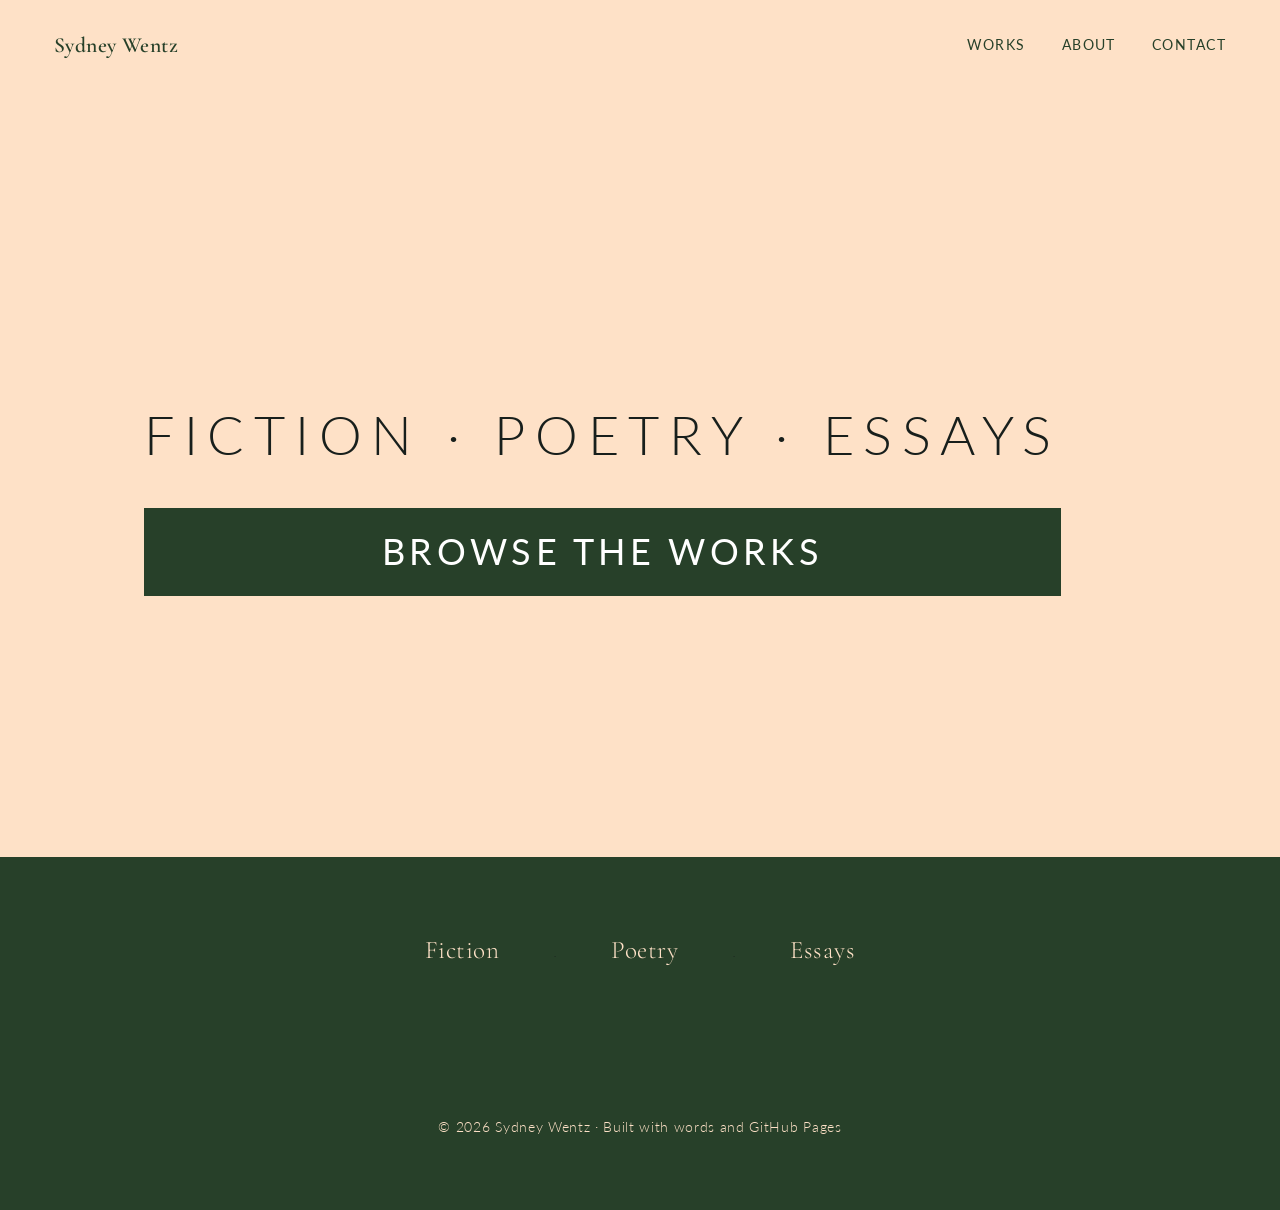
<file: index.html>
<!DOCTYPE html>
<html lang="en">
<head>
  <meta charset="UTF-8" />
  <meta name="viewport" content="width=device-width, initial-scale=1.0" />
  <title>Sydney Wentz — Writer</title>
  <link rel="preconnect" href="https://fonts.googleapis.com" />
  <link href="https://fonts.googleapis.com/css2?family=Cormorant+Garamond:ital,wght@0,300;0,400;0,600;1,300;1,400&family=Lato:wght@300;400&display=swap" rel="stylesheet" />
  <link rel="stylesheet" href="css/style.css" />
</head>
<body>

  <nav class="nav">
    <a href="index.html" class="nav-name">Sydney Wentz</a>
    <div class="nav-links">
      <a href="works.html">Works</a>
      <a href="about.html">About</a>
      <a href="mailto:wentzs12@outlook.com">Contact</a>
    </div>
  </nav>

  <header class="hero">
    <div class="hero-inner">
      <p class="hero-eyebrow">Fiction · Poetry · Essays</p>
      <a href="works.html" class="btn_home">Browse the Works</a>
    </div>
  </header>

  <section class="genres-strip">
    <a href="works.html?genre=fiction" class="genre-item">
      <span class="genre-name">Fiction</span>
    </a>
    <div class="genre-divider" aria-hidden="true">.</div>
    <a href="works.html?genre=poetry" class="genre-item">
      <span class="genre-name">Poetry</span>
    </a>
    <div class="genre-divider" aria-hidden="true">.</div>
    <a href="works.html?genre=essays" class="genre-item">
      <span class="genre-name">Essays</span>
    </a>
  </section>

  <footer class="genres-strip">
    <p class="footer-copy">© 2026 Sydney Wentz · Built with words and GitHub Pages</p>
  </footer>

</body>
</html>
</file>
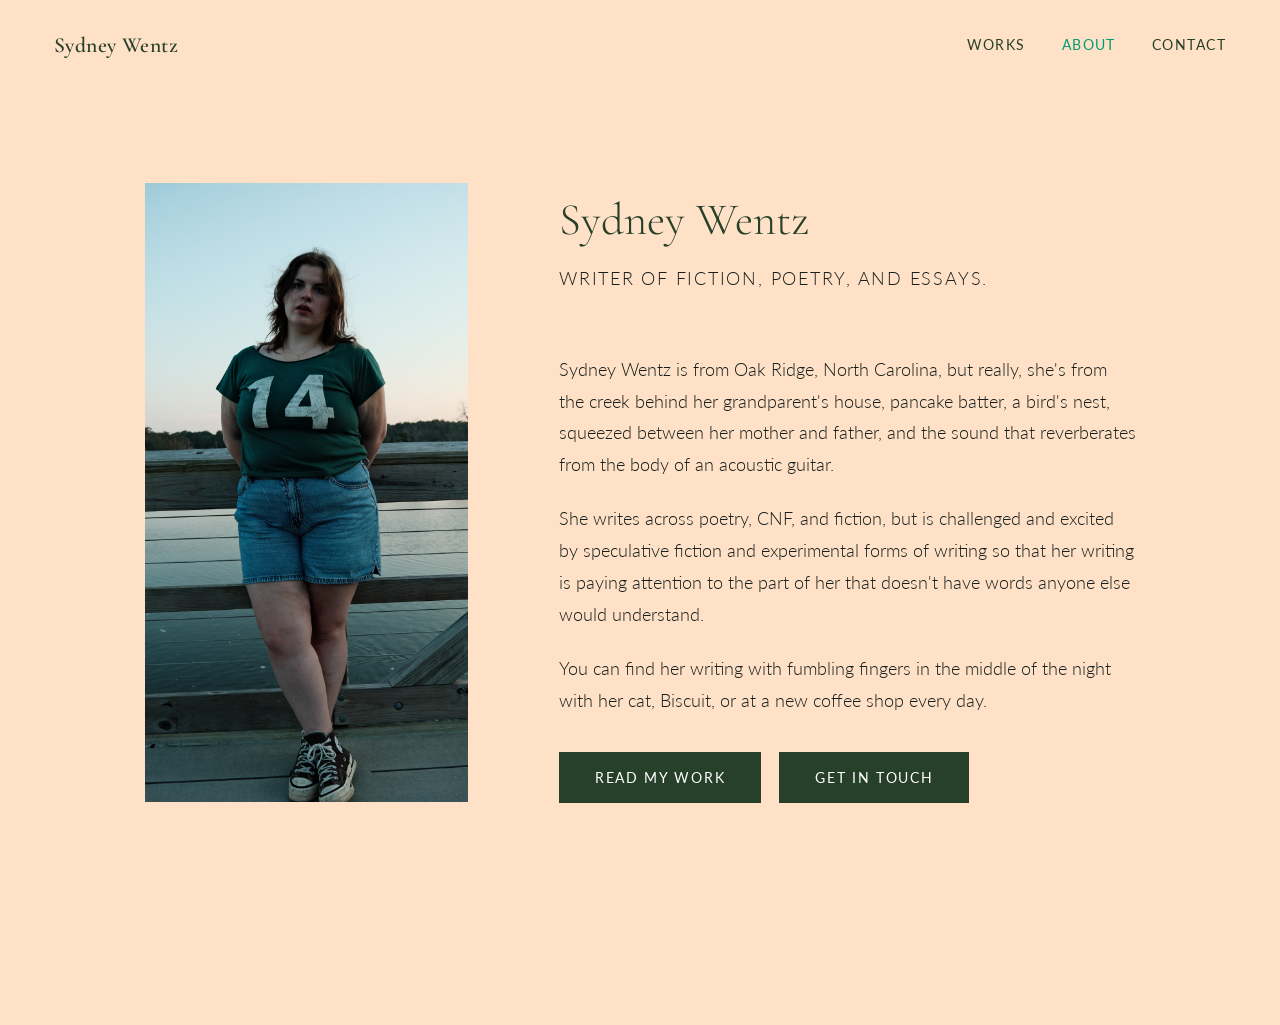
<file: about.html>
<!DOCTYPE html>
<html lang="en">
<head>
  <meta charset="UTF-8" />
  <meta name="viewport" content="width=device-width, initial-scale=1.0" />
  <title>About — Sydney Wentz</title>
  <link rel="preconnect" href="https://fonts.googleapis.com" />
  <link href="https://fonts.googleapis.com/css2?family=Cormorant+Garamond:ital,wght@0,300;0,400;0,600;1,300;1,400&family=Lato:wght@300;400&display=swap" rel="stylesheet" />
  <link rel="stylesheet" href="css/style.css" />
</head>
<body>

  <nav class="nav">
    <a href="index.html" class="nav-name">Sydney Wentz</a>
    <div class="nav-links">
      <a href="works.html">Works</a>
      <a href="about.html" class="active">About</a>
      <a href="mailto:wentzs12@outlook.com">Contact</a>
    </div>
  </nav>

  <main class="about-page">
    <div class="about-portrait">
  <div class="portrait-placeholder" aria-label="Portrait of Sydney Wentz">
    <img src="about_image.JPEG" alt="Portrait of Sydney Wentz" />
  </div>
</div>

    <div class="about-text">
      <h1 class="about-name">Sydney Wentz</h1>
      <p class="about-tagline">Writer of fiction, poetry, and essays.</p>

      <p>Sydney Wentz is from Oak Ridge, North Carolina, but really, she's from the creek behind her grandparent's house, pancake batter, a bird's nest, squeezed between her mother and father, and the sound that reverberates from the body of an acoustic guitar.</p>

      <p>She writes across poetry, CNF, and fiction, but is challenged and excited by speculative fiction and experimental forms of writing so that her writing is paying attention to the part of her that doesn't have words anyone else would understand.</p>

      <p>You can find her writing with fumbling fingers in the middle of the night with her cat, Biscuit, or at a new coffee shop every day.</p>

      <div class="about-links">
        <a href="works.html" class="btn">Read My Work</a>
        <a href="mailto:wentzs12@outlook.com" class="btn">Get in Touch</a>
      </div>
    </div>
  </main>

  <footer class="footer">
    <p class="footer-copy">© 2026 Sydney Wentz · Built with words and GitHub Pages</p>
  </footer>

</body>
</html>
</file>
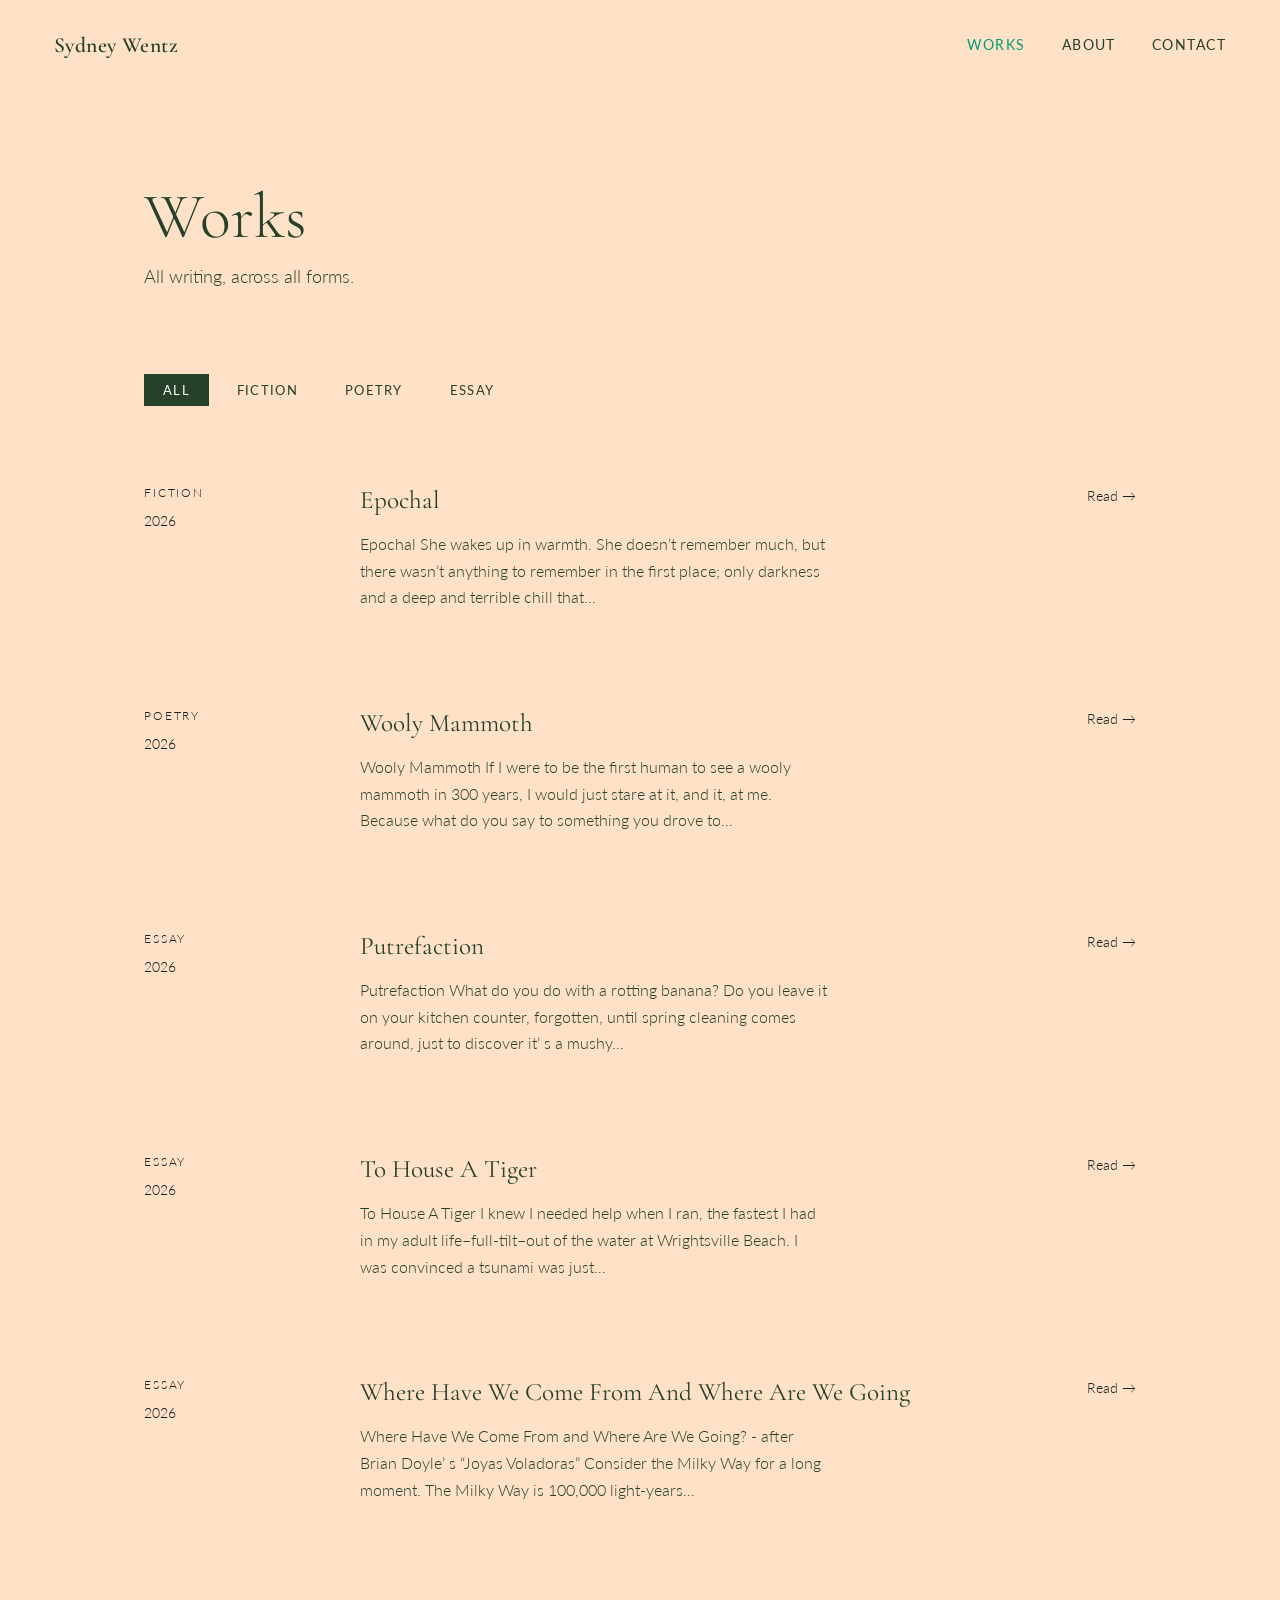
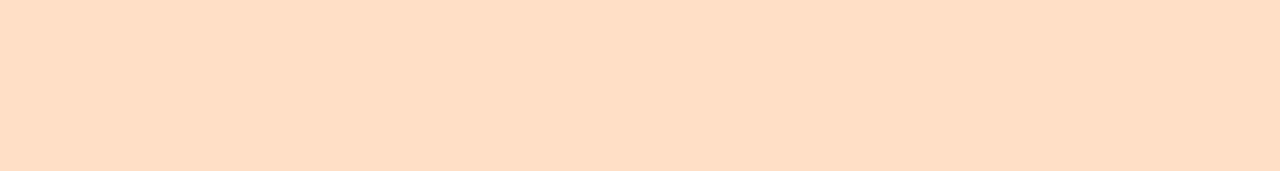
<file: works.html>
<!DOCTYPE html>
<html lang="en">
<head>
  <meta charset="UTF-8" />
  <meta name="viewport" content="width=device-width, initial-scale=1.0" />
  <title>Works — Sydney Wentz</title>
  <link rel="preconnect" href="https://fonts.googleapis.com" />
  <link href="https://fonts.googleapis.com/css2?family=Cormorant+Garamond:ital,wght@0,300;0,400;0,600;1,300;1,400&family=Lato:wght@300;400&display=swap" rel="stylesheet" />
  <link rel="stylesheet" href="css/style.css" />
</head>
<body>

  <nav class="nav">
    <a href="index.html" class="nav-name">Sydney Wentz</a>
    <div class="nav-links">
      <a href="works.html" class="active">Works</a>
      <a href="about.html">About</a>
      <a href="mailto:wentzs12@outlook.com">Contact</a>
    </div>
  </nav>

  <div class="page-header">
    <h1 class="page-title">Works</h1>
    <p class="page-sub">All writing, across all forms.</p>
  </div>

  <div class="filter-bar">
    <button class="filter-btn active" data-genre="all">All</button>
    <button class="filter-btn" data-genre="fiction">Fiction</button>
    <button class="filter-btn" data-genre="poetry">Poetry</button>
    <button class="filter-btn" data-genre="essay">Essay</button>
  </div>

  <main class="works-list">

    <article class="work-row" data-genre="fiction">
      <div class="work-meta">
        <span class="work-genre">Fiction</span>
        <span class="work-date">2026</span>
      </div>
      <div class="work-body">
        <h2 class="work-title"><a href="works/fiction/epochal-fin.html">Epochal</a></h2>
        <p class="work-desc">Epochal She wakes up in warmth. She doesn’t remember much, but there wasn’t anything to remember in the first place; only darkness and a deep and terrible chill that…</p>
      </div>
      <a href="works/fiction/epochal-fin.html" class="work-read">Read →</a>
    </article>

    <article class="work-row" data-genre="poetry">
      <div class="work-meta">
        <span class="work-genre">Poetry</span>
        <span class="work-date">2026</span>
      </div>
      <div class="work-body">
        <h2 class="work-title"><a href="works/poetry/wooly-mammoth.html">Wooly Mammoth</a></h2>
        <p class="work-desc">Wooly Mammoth If I were to be the first human to see a wooly mammoth in 300 years, I would just stare at it, and it, at me. Because what do you say to something you drove to…</p>
      </div>
      <a href="works/poetry/wooly-mammoth.html" class="work-read">Read →</a>
    </article>

    <article class="work-row" data-genre="essay">
      <div class="work-meta">
        <span class="work-genre">Essay</span>
        <span class="work-date">2026</span>
      </div>
      <div class="work-body">
        <h2 class="work-title"><a href="works/essays/putrefaction-fin.html">Putrefaction</a></h2>
        <p class="work-desc">Putrefaction What do you do with a rotting banana? Do you leave it on your kitchen counter, forgotten, until spring cleaning comes around, just to discover it’ s a mushy…</p>
      </div>
      <a href="works/essays/putrefaction-fin.html" class="work-read">Read →</a>
    </article>

    <article class="work-row" data-genre="essay">
      <div class="work-meta">
        <span class="work-genre">Essay</span>
        <span class="work-date">2026</span>
      </div>
      <div class="work-body">
        <h2 class="work-title"><a href="works/essays/to-house-a-tiger-fin.html">To House A Tiger</a></h2>
        <p class="work-desc">To House A Tiger I knew I needed help when I ran, the fastest I had in my adult life–full-tilt–out of the water at Wrightsville Beach. I was convinced a tsunami was just…</p>
      </div>
      <a href="works/essays/to-house-a-tiger-fin.html" class="work-read">Read →</a>
    </article>

    <article class="work-row" data-genre="essay">
      <div class="work-meta">
        <span class="work-genre">Essay</span>
        <span class="work-date">2026</span>
      </div>
      <div class="work-body">
        <h2 class="work-title"><a href="works/essays/where-have-we-come-from-and-where-are-we-going-fin.html">Where Have We Come From And Where Are We Going</a></h2>
        <p class="work-desc">Where Have We Come From and Where Are We Going? - after Brian Doyle’ s “Joyas Voladoras” Consider the Milky Way for a long moment. The Milky Way is 100,000 light-years…</p>
      </div>
      <a href="works/essays/where-have-we-come-from-and-where-are-we-going-fin.html" class="work-read">Read →</a>
    </article>
  </main>

  <footer class="footer">
    <p class="footer-copy">© 2026 Sydney Wentz · Built with words and GitHub Pages</p>
  </footer>

  <script src="js/filter.js"></script>
</body>
</html>
</file>
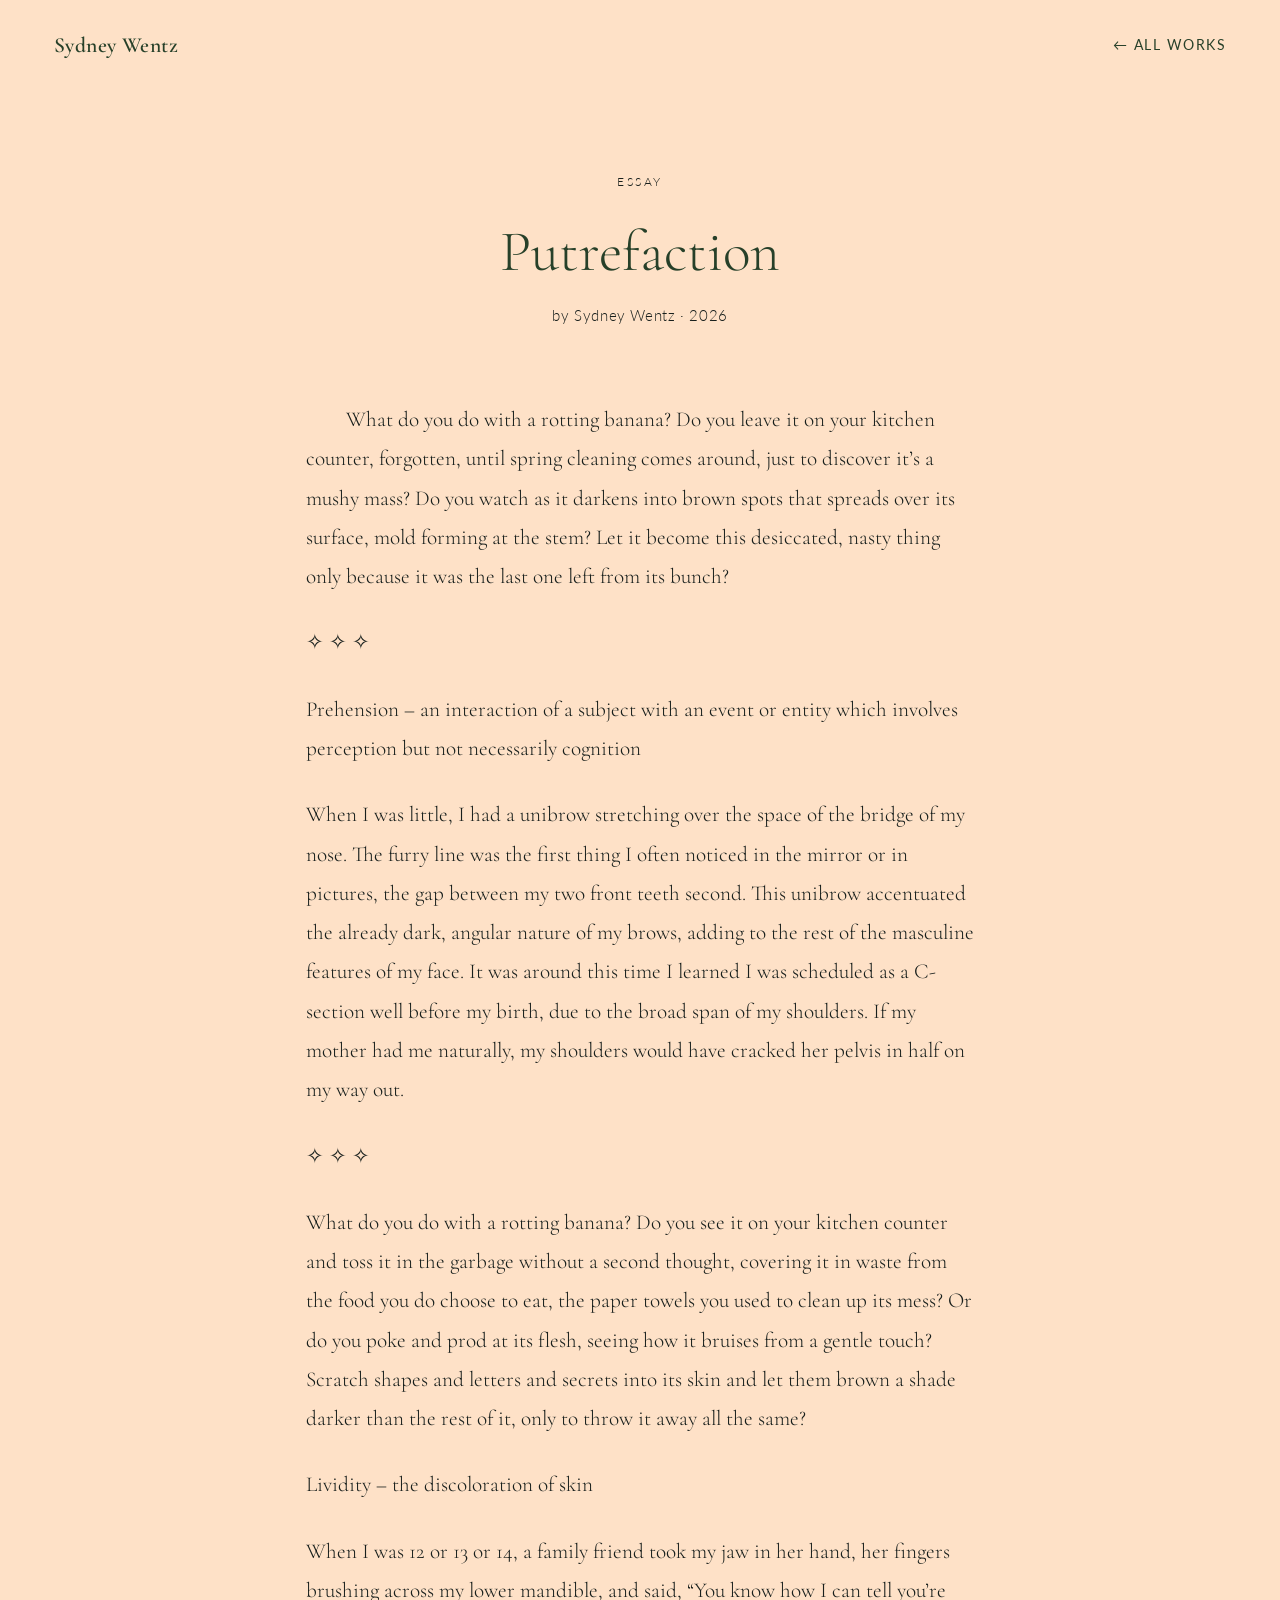
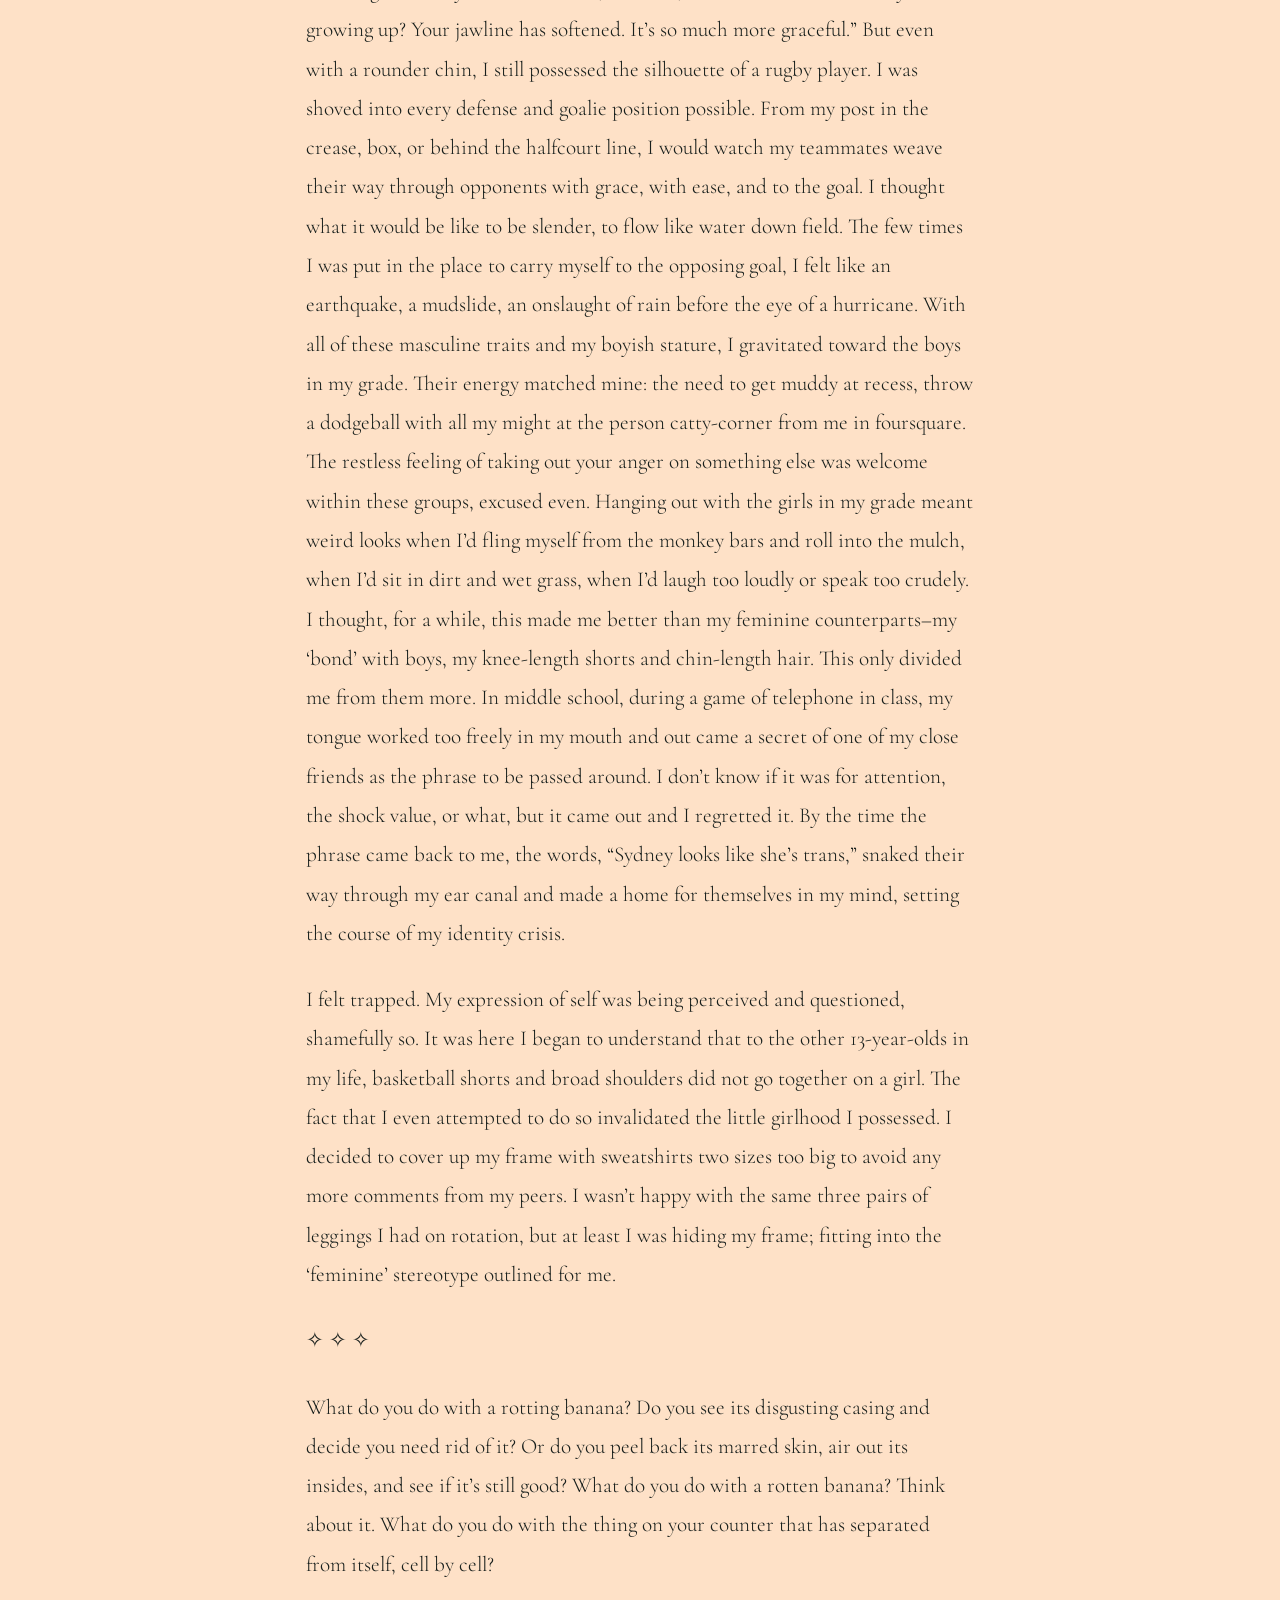
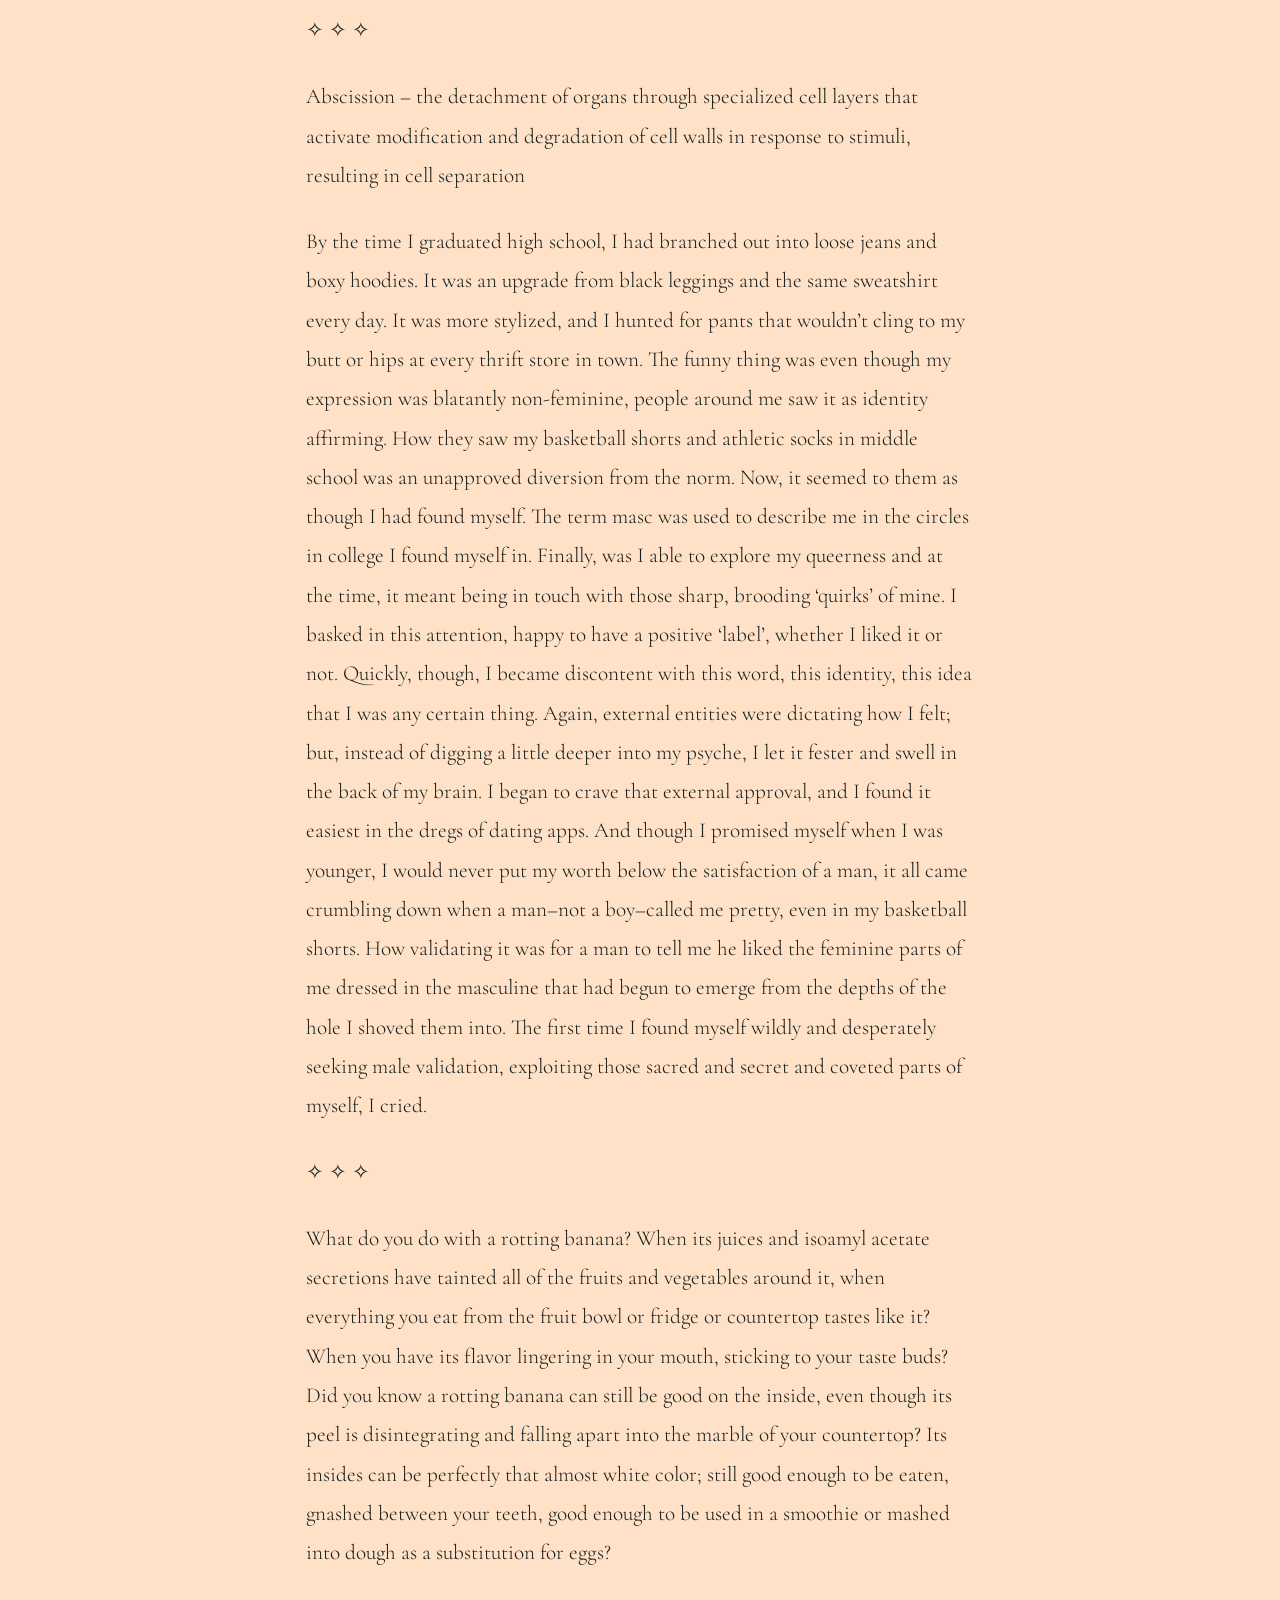
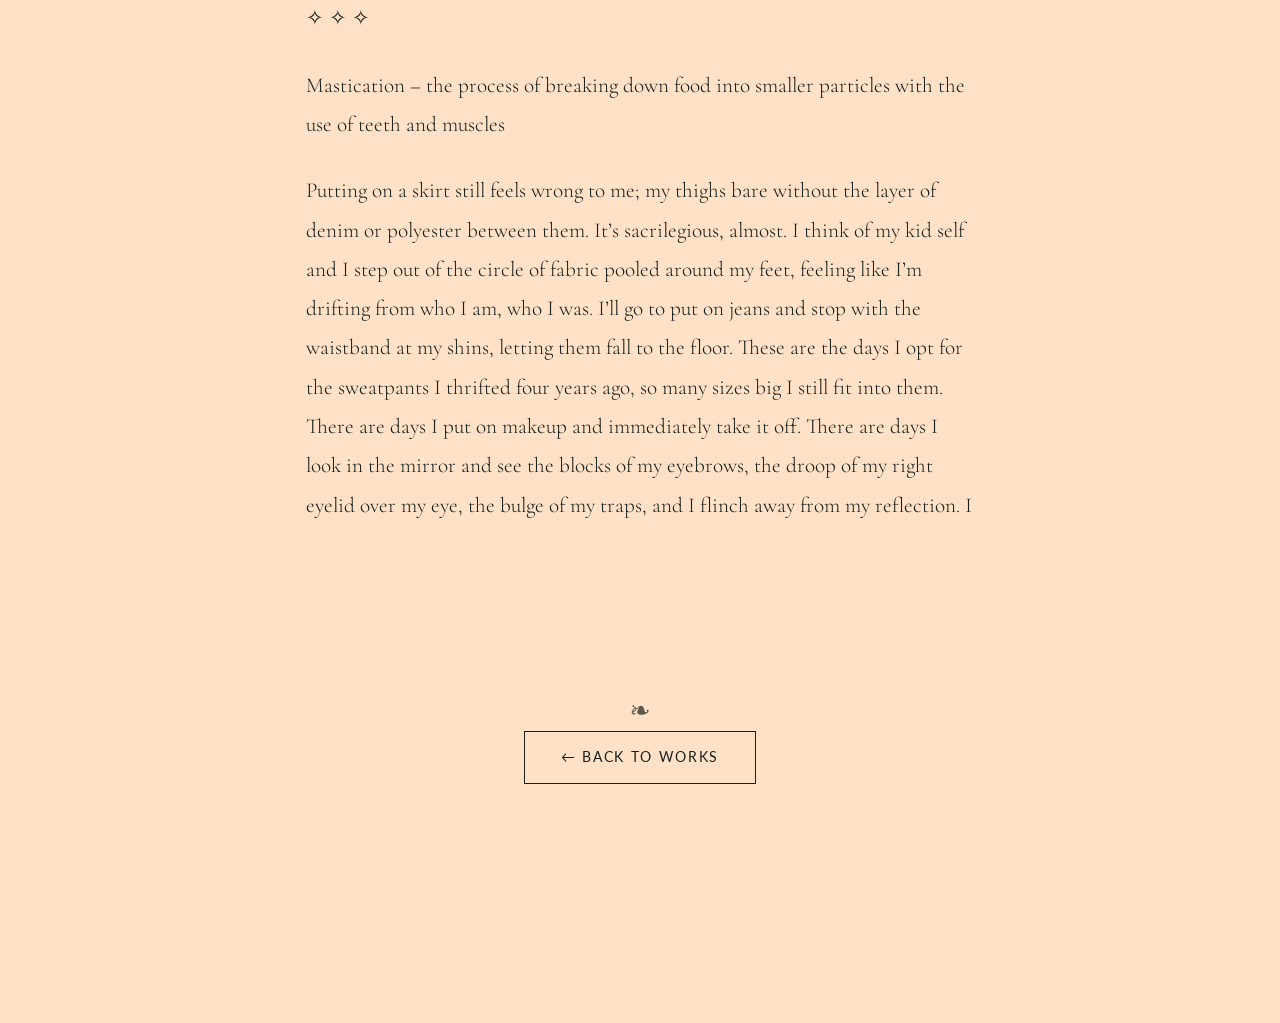
<file: works/essays/putrefaction-fin.html>
<!DOCTYPE html>
<html lang="en">
<head>
  <meta charset="UTF-8" />
  <meta name="viewport" content="width=device-width, initial-scale=1.0" />
  <title>Putrefaction Fin — Sydney Wentz</title>
  <link rel="preconnect" href="https://fonts.googleapis.com" />
  <link href="https://fonts.googleapis.com/css2?family=Cormorant+Garamond:ital,wght@0,300;0,400;0,600;1,300;1,400&family=Lato:wght@300;400&display=swap" rel="stylesheet" />
  <link rel="stylesheet" href="../../css/style.css" />
</head>
<body class="reading-page">

  <nav class="nav">
    <a href="../../index.html" class="nav-name">Sydney Wentz</a>
    <div class="nav-links">
      <a href="../../works.html">← All Works</a>
    </div>
  </nav>

  <article class="reading-article">
    <header class="reading-header">
      <span class="reading-genre">Essay</span>
      <h1 class="reading-title">Putrefaction</h1>
      <p class="reading-byline">by Sydney Wentz · 2026</p>
      <div class="reading-ornament" aria-hidden="true"></div>
    </header>

    <!-- Extracted text (showing inline; split obvious markers into paragraphs) -->
    <div class="reading-body reading-fallback" id="text-fallback">
      <p class ="indent">What do you do with a rotting banana? Do you leave it on your kitchen counter, forgotten, until spring cleaning comes around, just to discover it’s a mushy mass? Do you watch as it darkens into brown spots that spreads over its surface, mold forming at the stem? Let it become this desiccated, nasty thing only because it was the last one left from its bunch?</p>
      <p>✧ ✧ ✧ </p>
      <p>Prehension – an interaction of a subject with an event or entity which involves perception but not necessarily cognition</p>
      <p>When I was little, I had a unibrow stretching over the space of the bridge of my nose. The furry line was the first thing I often noticed in the mirror or in pictures, the gap between my two front teeth second. This unibrow accentuated the already dark, angular nature of my brows, adding to the rest of the masculine features of my face. It was around this time I learned I was scheduled as a C-section well before my birth, due to the broad span of my shoulders. If my mother had me naturally, my shoulders would have cracked her pelvis in half on my way out.</p>
      <p>✧ ✧ ✧</p>
      <p>What do you do with a rotting banana? Do you see it on your kitchen counter and toss it in the garbage without a second thought, covering it in waste from the food you do choose to eat, the paper towels you used to clean up its mess? Or do you poke and prod at its flesh, seeing how it bruises from a gentle touch? Scratch shapes and letters and secrets into its skin and let them brown a shade darker than the rest of it, only to throw it away all the same?</p>
      <p>Lividity – the discoloration of skin</p>
      <p>When I was 12 or 13 or 14, a family friend took my jaw in her hand, her fingers brushing across my lower mandible, and said, “You know how I can tell you’re growing up? Your jawline has softened. It’s so much more graceful.” But even with a rounder chin, I still possessed the silhouette of a rugby player. I was shoved into every defense and goalie position possible. From my post in the crease, box, or behind the halfcourt line, I would watch my teammates weave their way through opponents with grace, with ease, and to the goal. I thought what it would be like to be slender, to flow like water down field. The few times I was put in the place to carry myself to the opposing goal, I felt like an earthquake, a mudslide, an onslaught of rain before the eye of a hurricane. With all of these masculine traits and my boyish stature, I gravitated toward the boys in my grade. Their energy matched mine: the need to get muddy at recess, throw a dodgeball with all my might at the person catty-corner from me in foursquare. The restless feeling of taking out your anger on something else was welcome within these groups, excused even. Hanging out with the girls in my grade meant weird looks when I’d fling myself from the monkey bars and roll into the mulch, when I’d sit in dirt and wet grass, when I’d laugh too loudly or speak too crudely. I thought, for a while, this made me better than my feminine counterparts–my ‘bond’ with boys, my knee-length shorts and chin-length hair. This only divided me from them more. In middle school, during a game of telephone in class, my tongue worked too freely in my mouth and out came a secret of one of my close friends as the phrase to be passed around. I don’t know if it was for attention, the shock value, or what, but it came out and I regretted it. By the time the phrase came back to me, the words, “Sydney looks like she’s trans,” snaked their way through my ear canal and made a home for themselves in my mind, setting the course of my identity crisis.</p>
      <p>I felt trapped. My expression of self was being perceived and questioned, shamefully so. It was here I began to understand that to the other 13-year-olds in my life, basketball shorts and broad shoulders did not go together on a girl. The fact that I even attempted to do so invalidated the little girlhood I possessed. I decided to cover up my frame with sweatshirts two sizes too big to avoid any more comments from my peers. I wasn’t happy with the same three pairs of leggings I had on rotation, but at least I was hiding my frame; fitting into the ‘feminine’ stereotype outlined for me.</p>
      <p>✧ ✧ ✧</p>
      <p>What do you do with a rotting banana? Do you see its disgusting casing and decide you need rid of it? Or do you peel back its marred skin, air out its insides, and see if it’s still good? What do you do with a rotten banana? Think about it. What do you do with the thing on your counter that has separated from itself, cell by cell?</p>
      <p>✧ ✧ ✧ </p>
      <p>Abscission – the detachment of organs through specialized cell layers that activate modification and degradation of cell walls in response to stimuli, resulting in cell separation</p>
      <p>By the time I graduated high school, I had branched out into loose jeans and boxy hoodies. It was an upgrade from black leggings and the same sweatshirt every day. It was more stylized, and I hunted for pants that wouldn’t cling to my butt or hips at every thrift store in town. The funny thing was even though my expression was blatantly non-feminine, people around me saw it as identity affirming. How they saw my basketball shorts and athletic socks in middle school was an unapproved diversion from the norm. Now, it seemed to them as though I had found myself. The term masc was used to describe me in the circles in college I found myself in. Finally, was I able to explore my queerness and at the time, it meant being in touch with those sharp, brooding ‘quirks’ of mine. I basked in this attention, happy to have a positive ‘label’, whether I liked it or not. Quickly, though, I became discontent with this word, this identity, this idea that I was any certain thing. Again, external entities were dictating how I felt; but, instead of digging a little deeper into my psyche, I let it fester and swell in the back of my brain. I began to crave that external approval, and I found it easiest in the dregs of dating apps. And though I promised myself when I was younger, I would never put my worth below the satisfaction of a man, it all came crumbling down when a man–not a boy–called me pretty, even in my basketball shorts. How validating it was for a man to tell me he liked the feminine parts of me dressed in the masculine that had begun to emerge from the depths of the hole I shoved them into. The first time I found myself wildly and desperately seeking male validation, exploiting those sacred and secret and coveted parts of myself, I cried.</p>
      <p>✧ ✧ ✧</p>
      <p>What do you do with a rotting banana? When its juices and isoamyl acetate secretions have tainted all of the fruits and vegetables around it, when everything you eat from the fruit bowl or fridge or countertop tastes like it? When you have its flavor lingering in your mouth, sticking to your taste buds? Did you know a rotting banana can still be good on the inside, even though its peel is disintegrating and falling apart into the marble of your countertop? Its insides can be perfectly that almost white color; still good enough to be eaten, gnashed between your teeth, good enough to be used in a smoothie or mashed into dough as a substitution for eggs?</p>
      <p>✧ ✧ ✧</p>
      <p>Mastication – the process of breaking down food into smaller particles with the use of teeth and muscles</p>
      <p>Putting on a skirt still feels wrong to me; my thighs bare without the layer of denim or polyester between them. It’s sacrilegious, almost. I think of my kid self and I step out of the circle of fabric pooled around my feet, feeling like I’m drifting from who I am, who I was. I’ll go to put on jeans and stop with the waistband at my shins, letting them fall to the floor. These are the days I opt for the sweatpants I thrifted four years ago, so many sizes big I still fit into them. There are days I put on makeup and immediately take it off. There are days I look in the mirror and see the blocks of my eyebrows, the droop of my right eyelid over my eye, the bulge of my traps, and I flinch away from my reflection. I</p>
    </div>

    <footer class="reading-footer">
      <div class="reading-ornament" aria-hidden="true">❧</div>
      <a href="../../works.html" class="btn btn-ghost">← Back to Works</a>
    </footer>
  </article>

  <footer class="footer">
    <p class="footer-copy">© 2026 Sydney Wentz · Built with words and GitHub Pages</p>
  </footer>

  

</body>
</html>
</file>
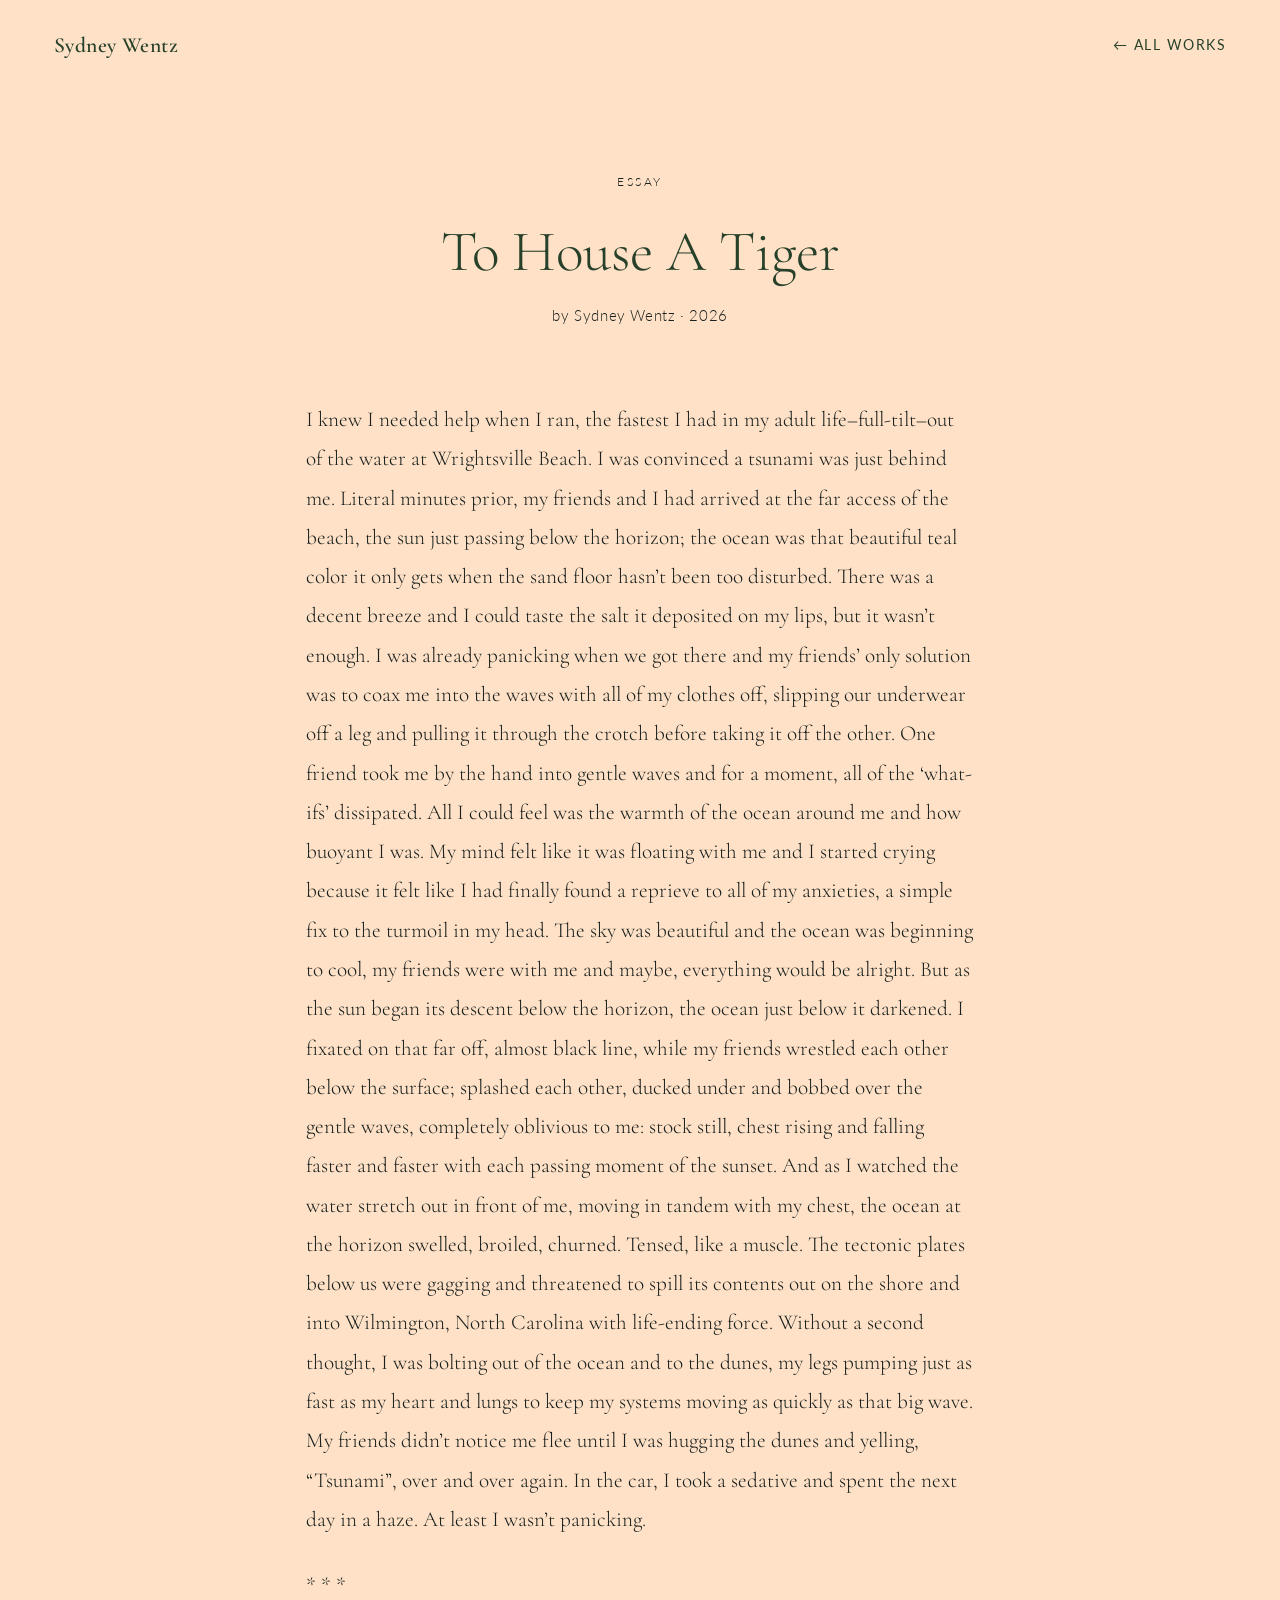
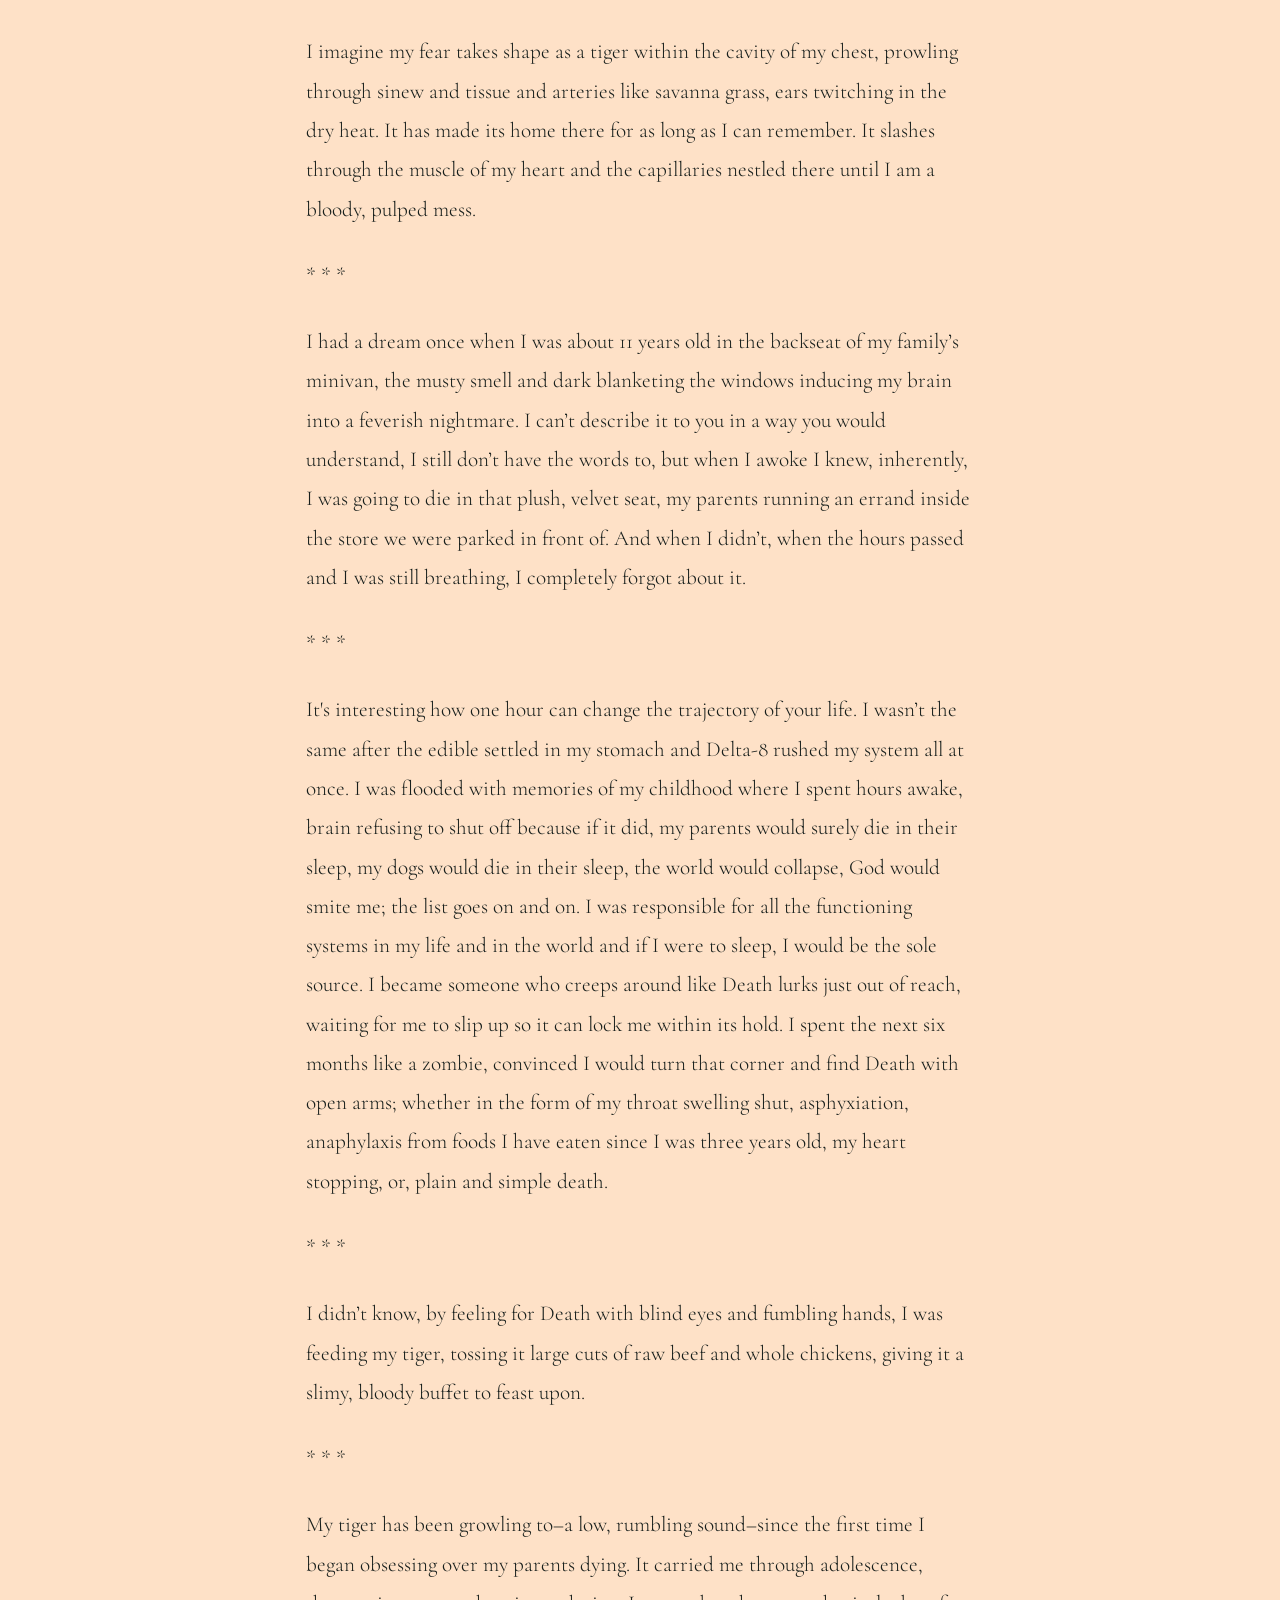
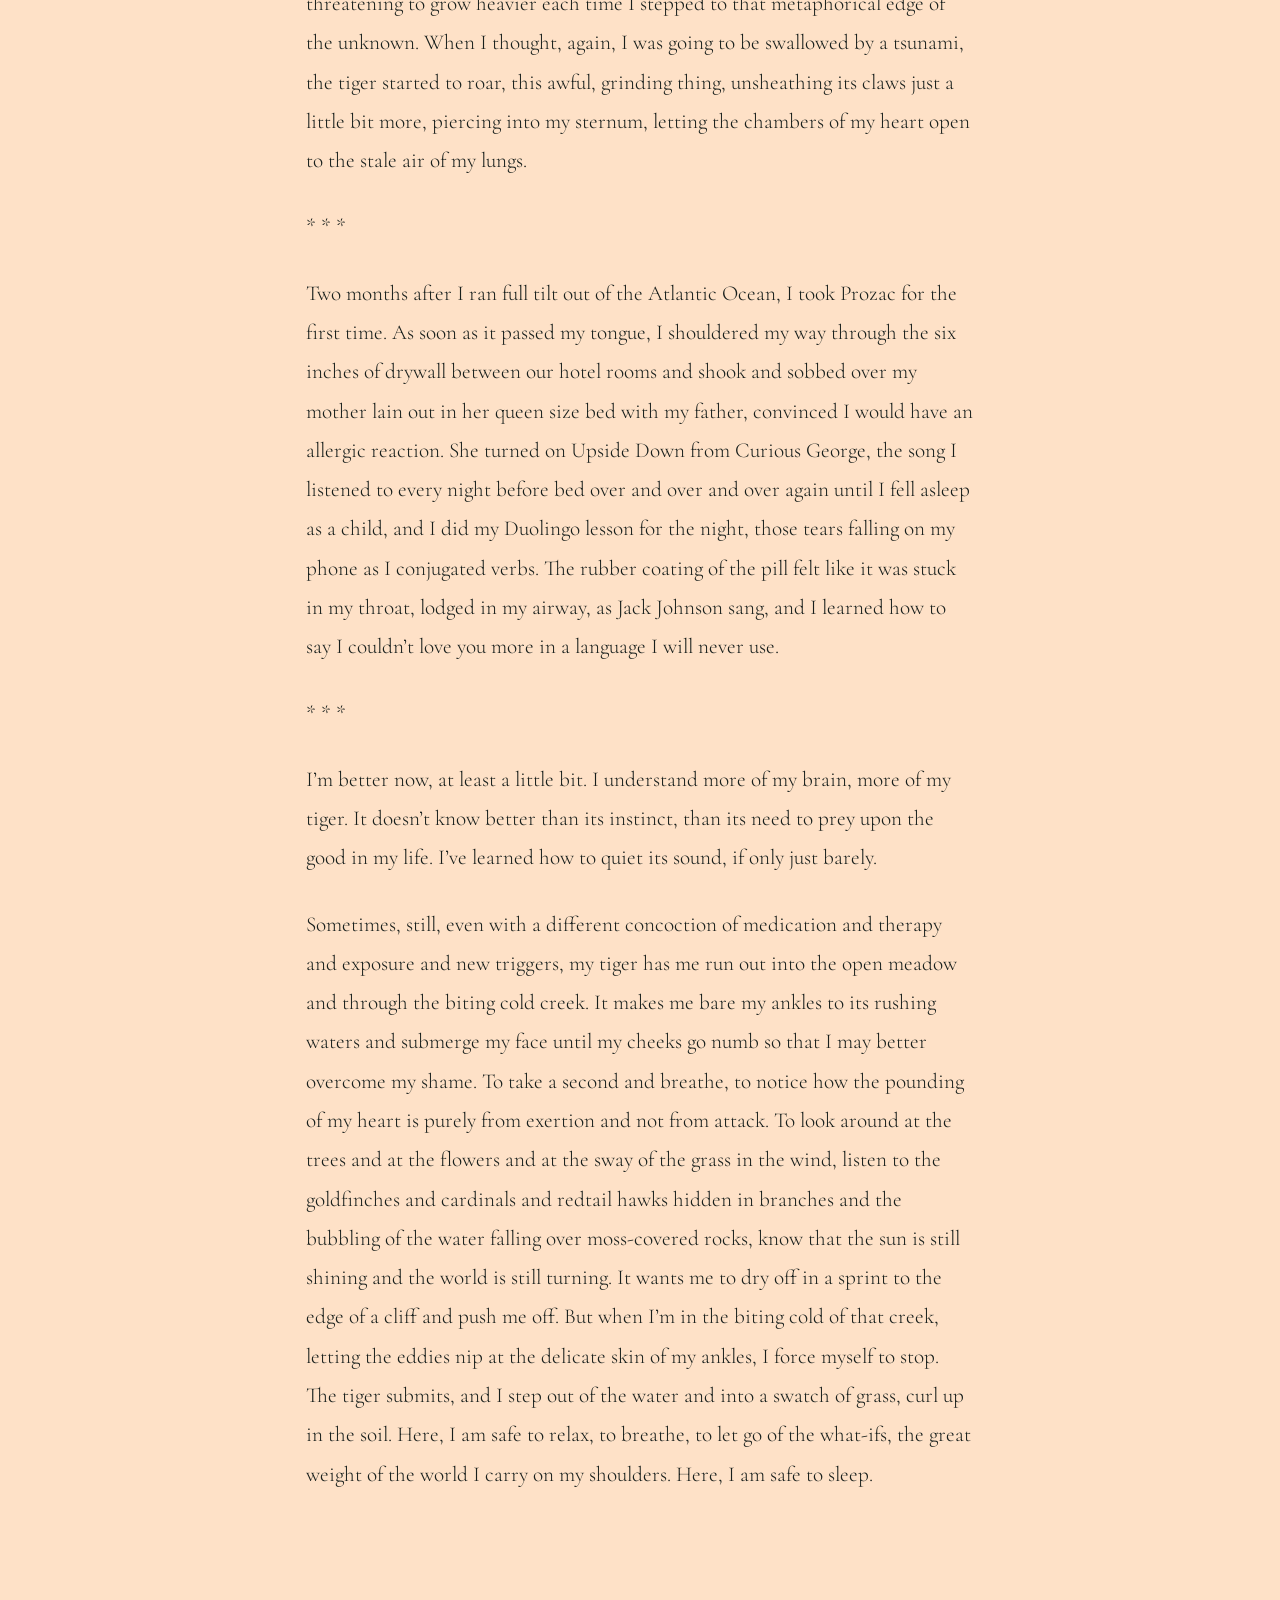
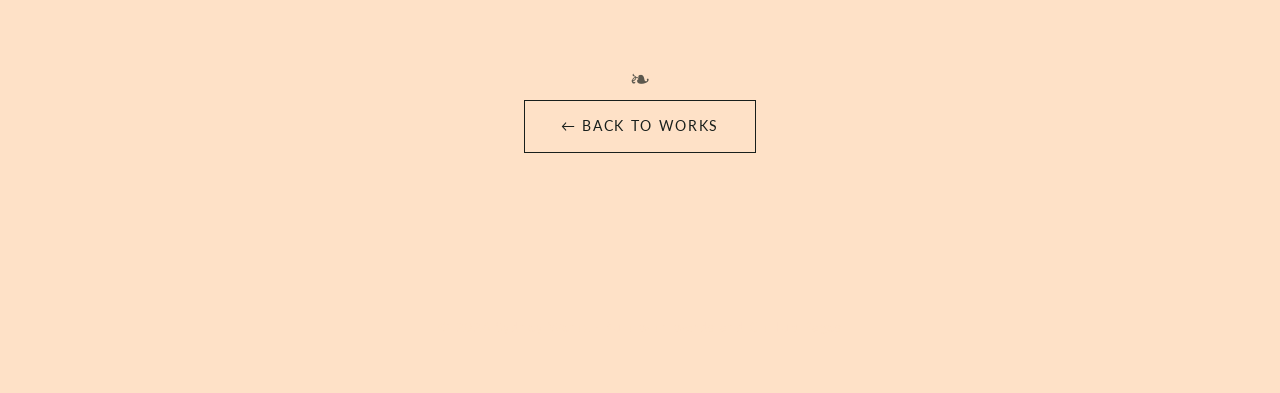
<file: works/essays/to-house-a-tiger-fin.html>
<!DOCTYPE html>
<html lang="en">
<head>
  <meta charset="UTF-8" />
  <meta name="viewport" content="width=device-width, initial-scale=1.0" />
  <title>To House A Tiger Fin — Sydney Wentz</title>
  <link rel="preconnect" href="https://fonts.googleapis.com" />
  <link href="https://fonts.googleapis.com/css2?family=Cormorant+Garamond:ital,wght@0,300;0,400;0,600;1,300;1,400&family=Lato:wght@300;400&display=swap" rel="stylesheet" />
  <link rel="stylesheet" href="../../css/style.css" />
</head>
<body class="reading-page">

  <nav class="nav">
    <a href="../../index.html" class="nav-name">Sydney Wentz</a>
    <div class="nav-links">
      <a href="../../works.html">← All Works</a>
    </div>
  </nav>

  <article class="reading-article">
    <header class="reading-header">
      <span class="reading-genre">Essay</span>
      <h1 class="reading-title">To House A Tiger</h1>
      <p class="reading-byline">by Sydney Wentz · 2026</p>
      <div class="reading-ornament" aria-hidden="true"></div>
    </header>

    <!-- Extracted text (PDF removed; showing inline text) -->
    <div class="reading-body reading-fallback" id="text-fallback">
      <p>I knew I needed help when I ran, the fastest I had in my adult life–full-tilt–out of the water at Wrightsville Beach. I was convinced a tsunami was just behind me. Literal minutes prior, my friends and I had arrived at the far access of the beach, the sun just passing below the horizon; the ocean was that beautiful teal color it only gets when the sand floor hasn’t been too disturbed. There was a decent breeze and I could taste the salt it deposited on my lips, but it wasn’t enough. I was already panicking when we got there and my friends’ only solution was to coax me into the waves with all of my clothes off, slipping our underwear off a leg and pulling it through the crotch before taking it off the other. One friend took me by the hand into gentle waves and for a moment, all of the ‘what-ifs’ dissipated. All I could feel was the warmth of the ocean around me and how buoyant I was. My mind felt like it was floating with me and I started crying because it felt like I had finally found a reprieve to all of my anxieties, a simple fix to the turmoil in my head. The sky was beautiful and the ocean was beginning to cool, my friends were with me and maybe, everything would be alright. But as the sun began its descent below the horizon, the ocean just below it darkened. I fixated on that far off, almost black line, while my friends wrestled each other below the surface; splashed each other, ducked under and bobbed over the gentle waves, completely oblivious to me: stock still, chest rising and falling faster and faster with each passing moment of the sunset. And as I watched the water stretch out in front of me, moving in tandem with my chest, the ocean at the horizon swelled, broiled, churned. Tensed, like a muscle. The tectonic plates below us were gagging and threatened to spill its contents out on the shore and into Wilmington, North Carolina with life-ending force. Without a second thought, I was bolting out of the ocean and to the dunes, my legs pumping just as fast as my heart and lungs to keep my systems moving as quickly as that big wave. My friends didn’t notice me flee until I was hugging the dunes and yelling, “Tsunami”, over and over again. In the car, I took a sedative and spent the next day in a haze. At least I wasn’t panicking.</p>
      <p class="scene-break">* * *</p>
      <p>I imagine my fear takes shape as a tiger within the cavity of my chest, prowling through sinew and tissue and arteries like savanna grass, ears twitching in the dry heat. It has made its home there for as long as I can remember. It slashes through the muscle of my heart and the capillaries nestled there until I am a bloody, pulped mess.</p>
      <p class="scene-break">* * *</p>
      <p>I had a dream once when I was about 11 years old in the backseat of my family’s minivan, the musty smell and dark blanketing the windows inducing my brain into a feverish nightmare. I can’t describe it to you in a way you would understand, I still don’t have the words to, but when I awoke I knew, inherently, I was going to die in that plush, velvet seat, my parents running an errand inside the store we were parked in front of. And when I didn’t, when the hours passed and I was still breathing, I completely forgot about it.</p>
      <p class="scene-break">* * *</p>
      <p>It's interesting how one hour can change the trajectory of your life. I wasn’t the same after the edible settled in my stomach and Delta-8 rushed my system all at once. I was flooded with memories of my childhood where I spent hours awake, brain refusing to shut off because if it did, my parents would surely die in their sleep, my dogs would die in their sleep, the world would collapse, God would smite me; the list goes on and on. I was responsible for all the functioning systems in my life and in the world and if I were to sleep, I would be the sole source. I became someone who creeps around like Death lurks just out of reach, waiting for me to slip up so it can lock me within its hold. I spent the next six months like a zombie, convinced I would turn that corner and find Death with open arms; whether in the form of my throat swelling shut, asphyxiation, anaphylaxis from foods I have eaten since I was three years old, my heart stopping, or, plain and simple death.</p>
      <p class="scene-break">* * *</p>
      <p>I didn’t know, by feeling for Death with blind eyes and fumbling hands, I was feeding my tiger, tossing it large cuts of raw beef and whole chickens, giving it a slimy, bloody buffet to feast upon.</p>
      <p class="scene-break">* * *</p>
      <p>My tiger has been growling to–a low, rumbling sound–since the first time I began obsessing over my parents dying. It carried me through adolescence, threatening to grow heavier each time I stepped to that metaphorical edge of the unknown. When I thought, again, I was going to be swallowed by a tsunami, the tiger started to roar, this awful, grinding thing, unsheathing its claws just a little bit more, piercing into my sternum, letting the chambers of my heart open to the stale air of my lungs.</p>
      <p class="scene-break">* * *</p>
      <p>Two months after I ran full tilt out of the Atlantic Ocean, I took Prozac for the first time. As soon as it passed my tongue, I shouldered my way through the six inches of drywall between our hotel rooms and shook and sobbed over my mother lain out in her queen size bed with my father, convinced I would have an allergic reaction. She turned on Upside Down from Curious George, the song I listened to every night before bed over and over and over again until I fell asleep as a child, and I did my Duolingo lesson for the night, those tears falling on my phone as I conjugated verbs. The rubber coating of the pill felt like it was stuck in my throat, lodged in my airway, as Jack Johnson sang, and I learned how to say I couldn’t love you more in a language I will never use.</p>
      <p class="scene-break">* * *</p>
      <p>I’m better now, at least a little bit. I understand more of my brain, more of my tiger. It doesn’t know better than its instinct, than its need to prey upon the good in my life. I’ve learned how to quiet its sound, if only just barely.</p>
      <p>Sometimes, still, even with a different concoction of medication and therapy and exposure and new triggers, my tiger has me run out into the open meadow and through the biting cold creek. It makes me bare my ankles to its rushing waters and submerge my face until my cheeks go numb so that I may better overcome my shame. To take a second and breathe, to notice how the pounding of my heart is purely from exertion and not from attack. To look around at the trees and at the flowers and at the sway of the grass in the wind, listen to the goldfinches and cardinals and redtail hawks hidden in branches and the bubbling of the water falling over moss-covered rocks, know that the sun is still shining and the world is still turning. It wants me to dry off in a sprint to the edge of a cliff and push me off. But when I’m in the biting cold of that creek, letting the eddies nip at the delicate skin of my ankles, I force myself to stop. The tiger submits, and I step out of the water and into a swatch of grass, curl up in the soil. Here, I am safe to relax, to breathe, to let go of the what-ifs, the great weight of the world I carry on my shoulders. Here, I am safe to sleep.</p>
    </div>

    <footer class="reading-footer">
      <div class="reading-ornament" aria-hidden="true">❧</div>
      <a href="../../works.html" class="btn btn-ghost">← Back to Works</a>
    </footer>
  </article>

  <footer class="footer">
    <p class="footer-copy">© 2026 Sydney Wentz · Built with words and GitHub Pages</p>
  </footer>

  

</body>
</html>
</file>
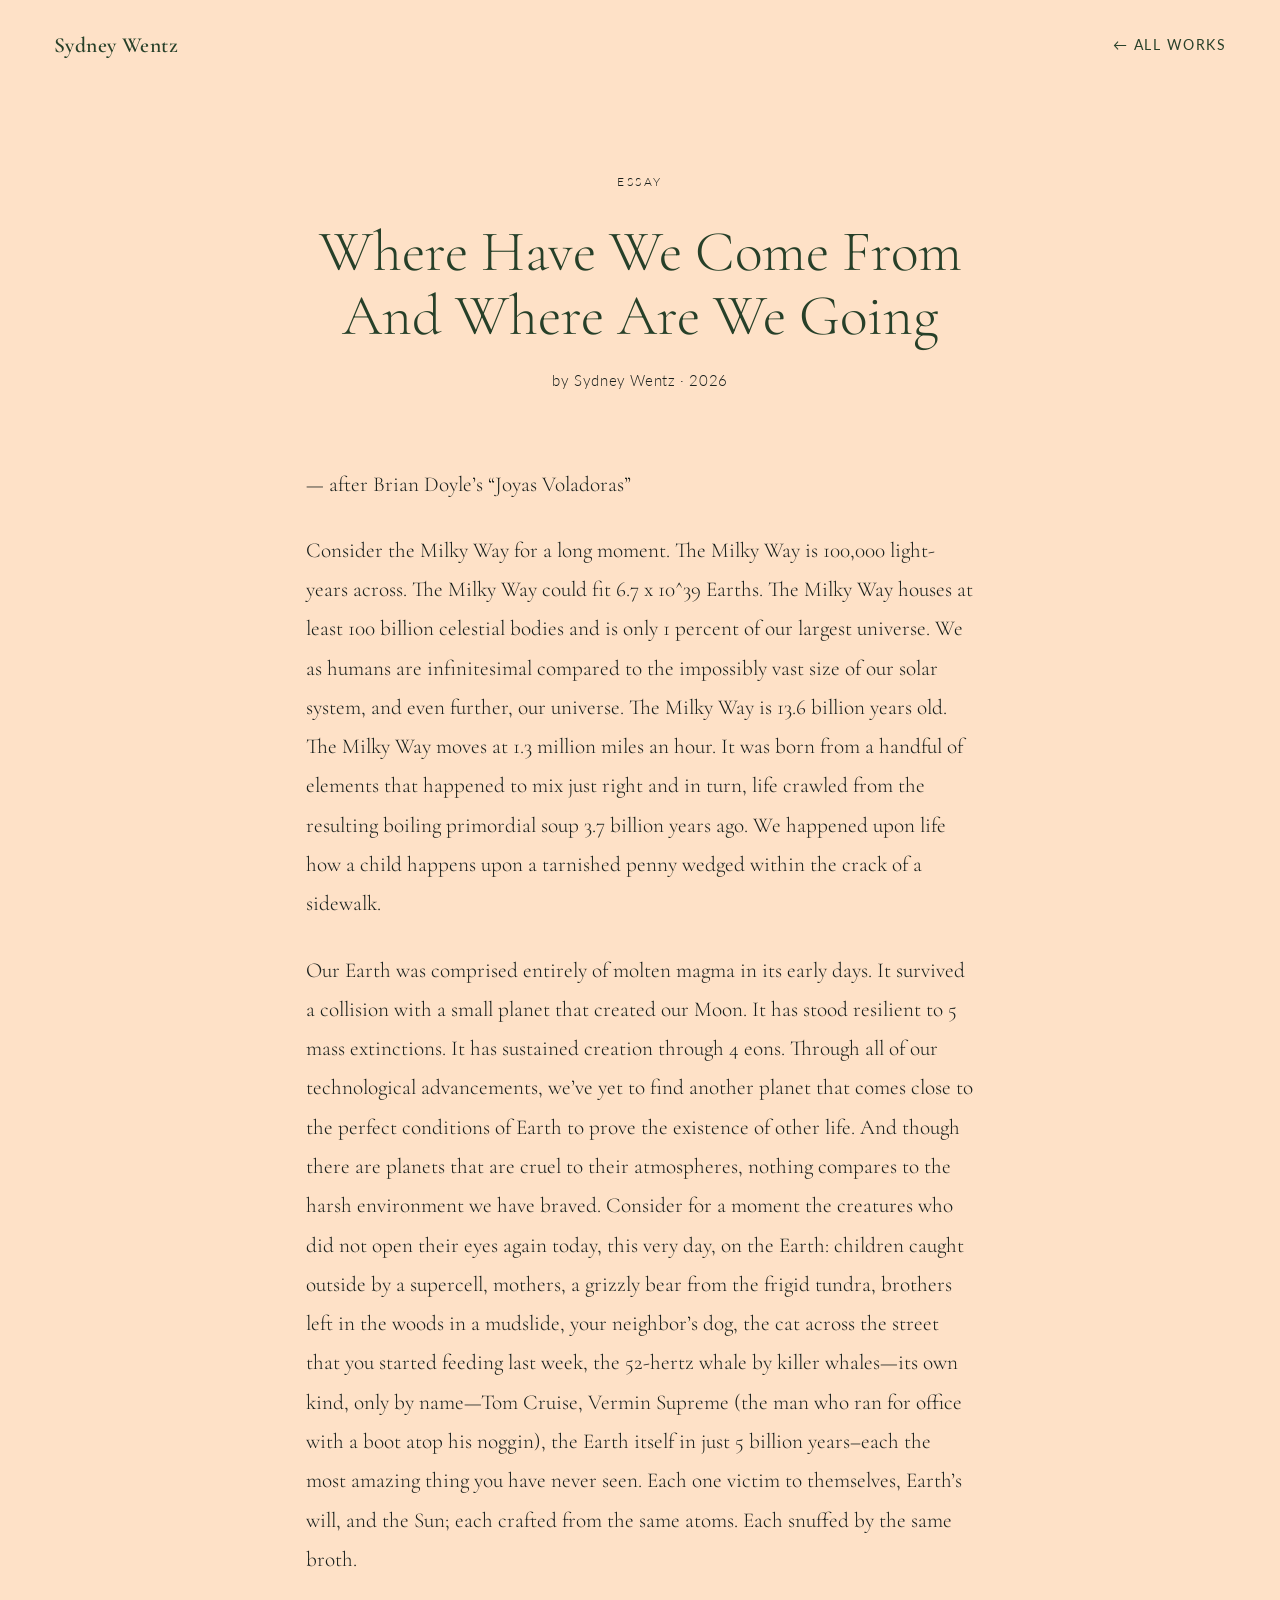
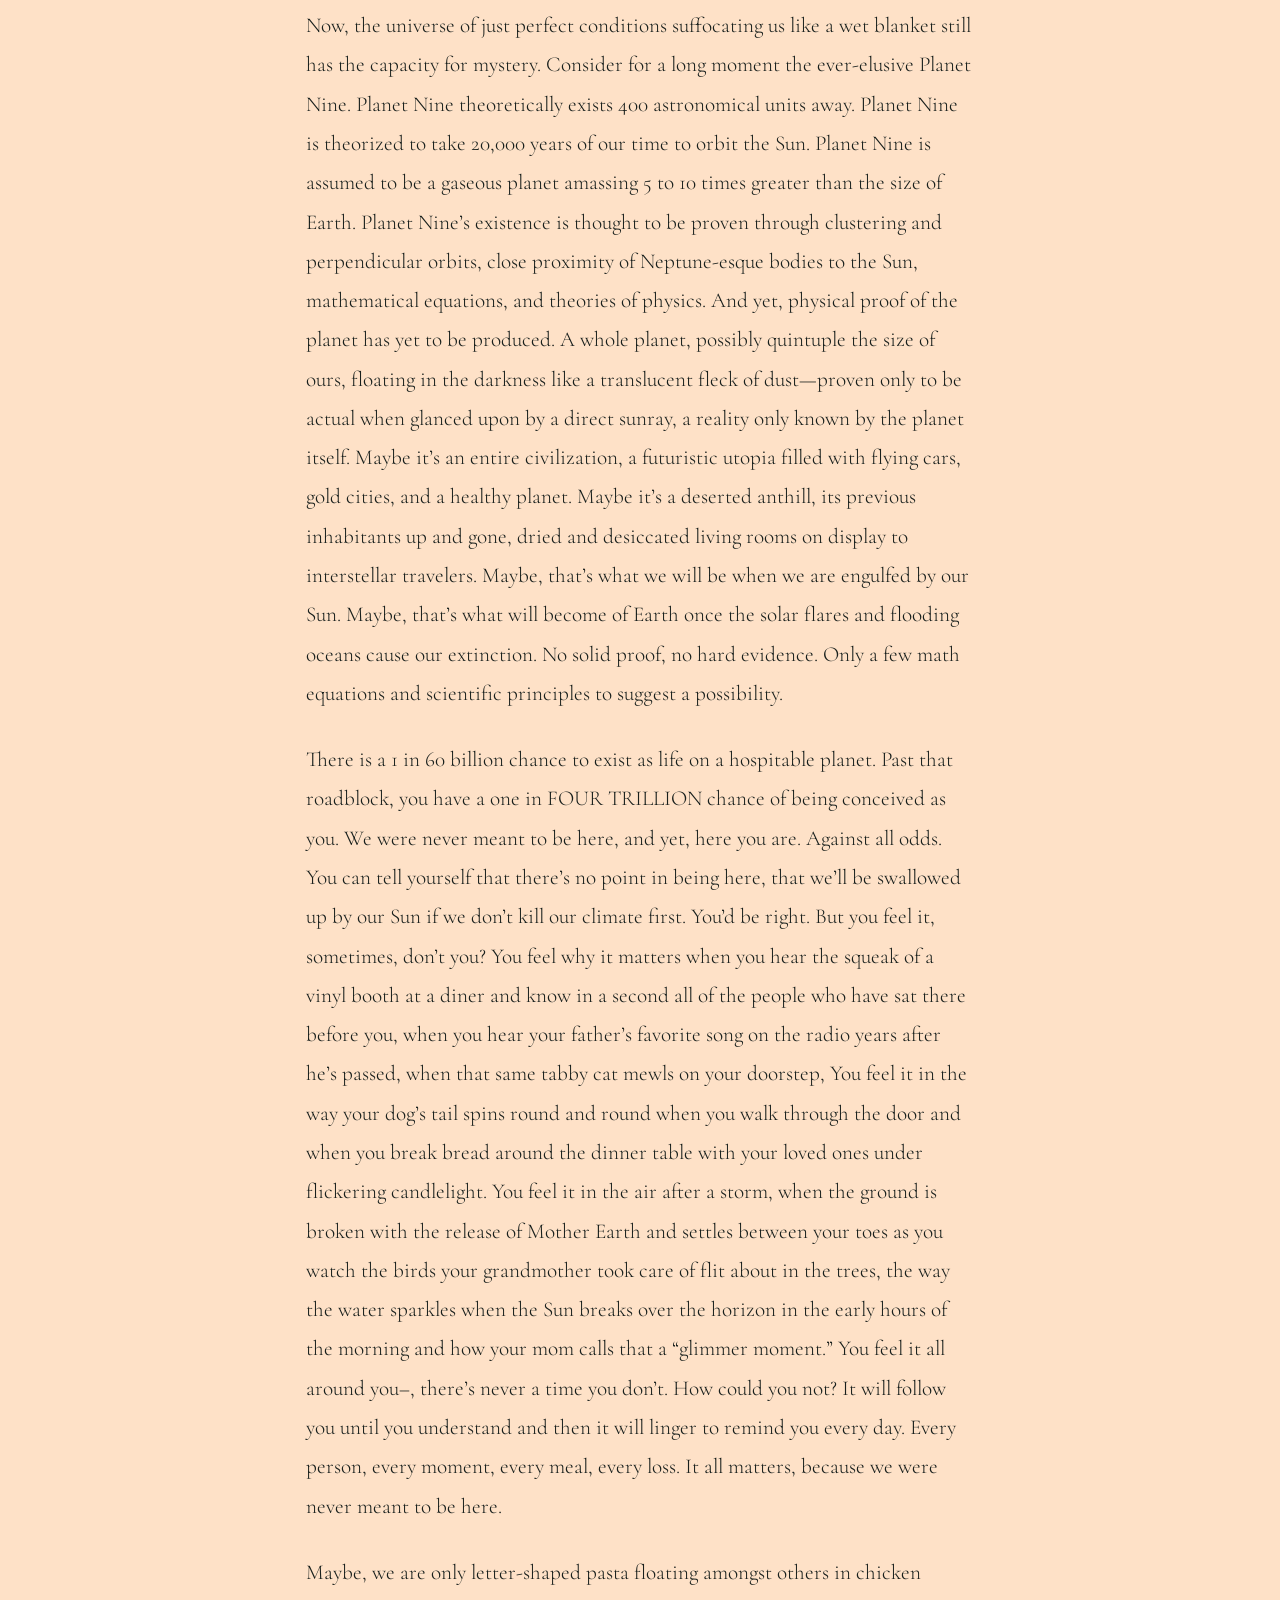
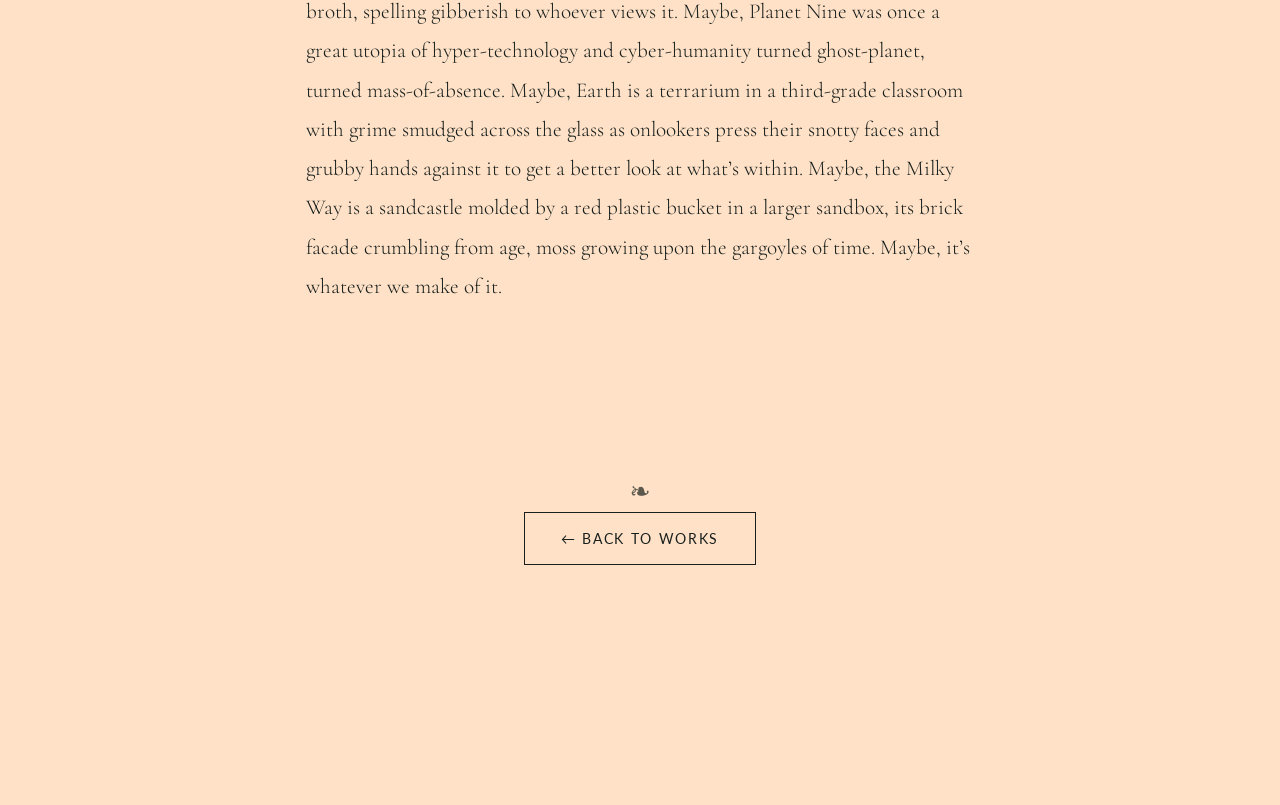
<file: works/essays/where-have-we-come-from-and-where-are-we-going-fin.html>
<!DOCTYPE html>
<html lang="en">
<head>
  <meta charset="UTF-8" />
  <meta name="viewport" content="width=device-width, initial-scale=1.0" />
  <title>Where Have We Come From And Where Are We Going Fin — Sydney Wentz</title>
  <link rel="preconnect" href="https://fonts.googleapis.com" />
  <link href="https://fonts.googleapis.com/css2?family=Cormorant+Garamond:ital,wght@0,300;0,400;0,600;1,300;1,400&family=Lato:wght@300;400&display=swap" rel="stylesheet" />
  <link rel="stylesheet" href="../../css/style.css" />
</head>
<body class="reading-page">

  <nav class="nav">
    <a href="../../index.html" class="nav-name">Sydney Wentz</a>
    <div class="nav-links">
      <a href="../../works.html">← All Works</a>
    </div>
  </nav>

  <article class="reading-article">
    <header class="reading-header">
      <span class="reading-genre">Essay</span>
      <h1 class="reading-title">Where Have We Come From And Where Are We Going</h1>
      <p class="reading-byline">by Sydney Wentz · 2026</p>
      <div class="reading-ornament" aria-hidden="true"></div>
    </header>

    <!-- Extracted text (PDF removed; showing inline text) -->
    <div class="reading-body reading-fallback" id="text-fallback">
      <p class="reading-epigraph">— after Brian Doyle’s “Joyas Voladoras”</p>
      <p>Consider the Milky Way for a long moment. The Milky Way is 100,000 light-years across. The Milky Way could fit 6.7 x 10^39 Earths. The Milky Way houses at least 100 billion celestial bodies and is only 1 percent of our largest universe. We as humans are infinitesimal compared to the impossibly vast size of our solar system, and even further, our universe. The Milky Way is 13.6 billion years old. The Milky Way moves at 1.3 million miles an hour. It was born from a handful of elements that happened to mix just right and in turn, life crawled from the resulting boiling primordial soup 3.7 billion years ago. We happened upon life how a child happens upon a tarnished penny wedged within the crack of a sidewalk.</p>
      <p>Our Earth was comprised entirely of molten magma in its early days. It survived a collision with a small planet that created our Moon. It has stood resilient to 5 mass extinctions. It has sustained creation through 4 eons. Through all of our technological advancements, we’ve yet to find another planet that comes close to the perfect conditions of Earth to prove the existence of other life. And though there are planets that are cruel to their atmospheres, nothing compares to the harsh environment we have braved. Consider for a moment the creatures who did not open their eyes again today, this very day, on the Earth: children caught outside by a supercell, mothers, a grizzly bear from the frigid tundra, brothers left in the woods in a mudslide, your neighbor’s dog, the cat across the street that you started feeding last week, the 52-hertz whale by killer whales—its own kind, only by name—Tom Cruise, Vermin Supreme (the man who ran for office with a boot atop his noggin), the Earth itself in just 5 billion years–each the most amazing thing you have never seen. Each one victim to themselves, Earth’s will, and the Sun; each crafted from the same atoms. Each snuffed by the same broth.</p>
      <p>Now, the universe of just perfect conditions suffocating us like a wet blanket still has the capacity for mystery. Consider for a long moment the ever-elusive Planet Nine. Planet Nine theoretically exists 400 astronomical units away. Planet Nine is theorized to take 20,000 years of our time to orbit the Sun. Planet Nine is assumed to be a gaseous planet amassing 5 to 10 times greater than the size of Earth. Planet Nine’s existence is thought to be proven through clustering and perpendicular orbits, close proximity of Neptune-esque bodies to the Sun, mathematical equations, and theories of physics. And yet, physical proof of the planet has yet to be produced. A whole planet, possibly quintuple the size of ours, floating in the darkness like a translucent fleck of dust—proven only to be actual when glanced upon by a direct sunray, a reality only known by the planet itself. Maybe it’s an entire civilization, a futuristic utopia filled with flying cars, gold cities, and a healthy planet. Maybe it’s a deserted anthill, its previous inhabitants up and gone, dried and desiccated living rooms on display to interstellar travelers. Maybe, that’s what we will be when we are engulfed by our Sun. Maybe, that’s what will become of Earth once the solar flares and flooding oceans cause our extinction. No solid proof, no hard evidence. Only a few math equations and scientific principles to suggest a possibility.</p>
      <p>There is a 1 in 60 billion chance to exist as life on a hospitable planet. Past that roadblock, you have a one in FOUR TRILLION chance of being conceived as you. We were never meant to be here, and yet, here you are. Against all odds. You can tell yourself that there’s no point in being here, that we’ll be swallowed up by our Sun if we don’t kill our climate first. You’d be right. But you feel it, sometimes, don’t you? You feel why it matters when you hear the squeak of a vinyl booth at a diner and know in a second all of the people who have sat there before you, when you hear your father’s favorite song on the radio years after he’s passed, when that same tabby cat mewls on your doorstep, You feel it in the way your dog’s tail spins round and round when you walk through the door and when you break bread around the dinner table with your loved ones under flickering candlelight. You feel it in the air after a storm, when the ground is broken with the release of Mother Earth and settles between your toes as you watch the birds your grandmother took care of flit about in the trees, the way the water sparkles when the Sun breaks over the horizon in the early hours of the morning and how your mom calls that a “glimmer moment.” You feel it all around you–, there’s never a time you don’t. How could you not? It will follow you until you understand and then it will linger to remind you every day. Every person, every moment, every meal, every loss. It all matters, because we were never meant to be here.</p>
      <p>Maybe, we are only letter-shaped pasta floating amongst others in chicken broth, spelling gibberish to whoever views it. Maybe, Planet Nine was once a great utopia of hyper-technology and cyber-humanity turned ghost-planet, turned mass-of-absence. Maybe, Earth is a terrarium in a third-grade classroom with grime smudged across the glass as onlookers press their snotty faces and grubby hands against it to get a better look at what’s within. Maybe, the Milky Way is a sandcastle molded by a red plastic bucket in a larger sandbox, its brick facade crumbling from age, moss growing upon the gargoyles of time. Maybe, it’s whatever we make of it.</p>
    </div>

    <footer class="reading-footer">
      <div class="reading-ornament" aria-hidden="true">❧</div>
      <a href="../../works.html" class="btn btn-ghost">← Back to Works</a>
    </footer>
  </article>

  <footer class="footer">
    <p class="footer-copy">© 2026 Sydney Wentz · Built with words and GitHub Pages</p>
  </footer>

  

</body>
</html>
</file>
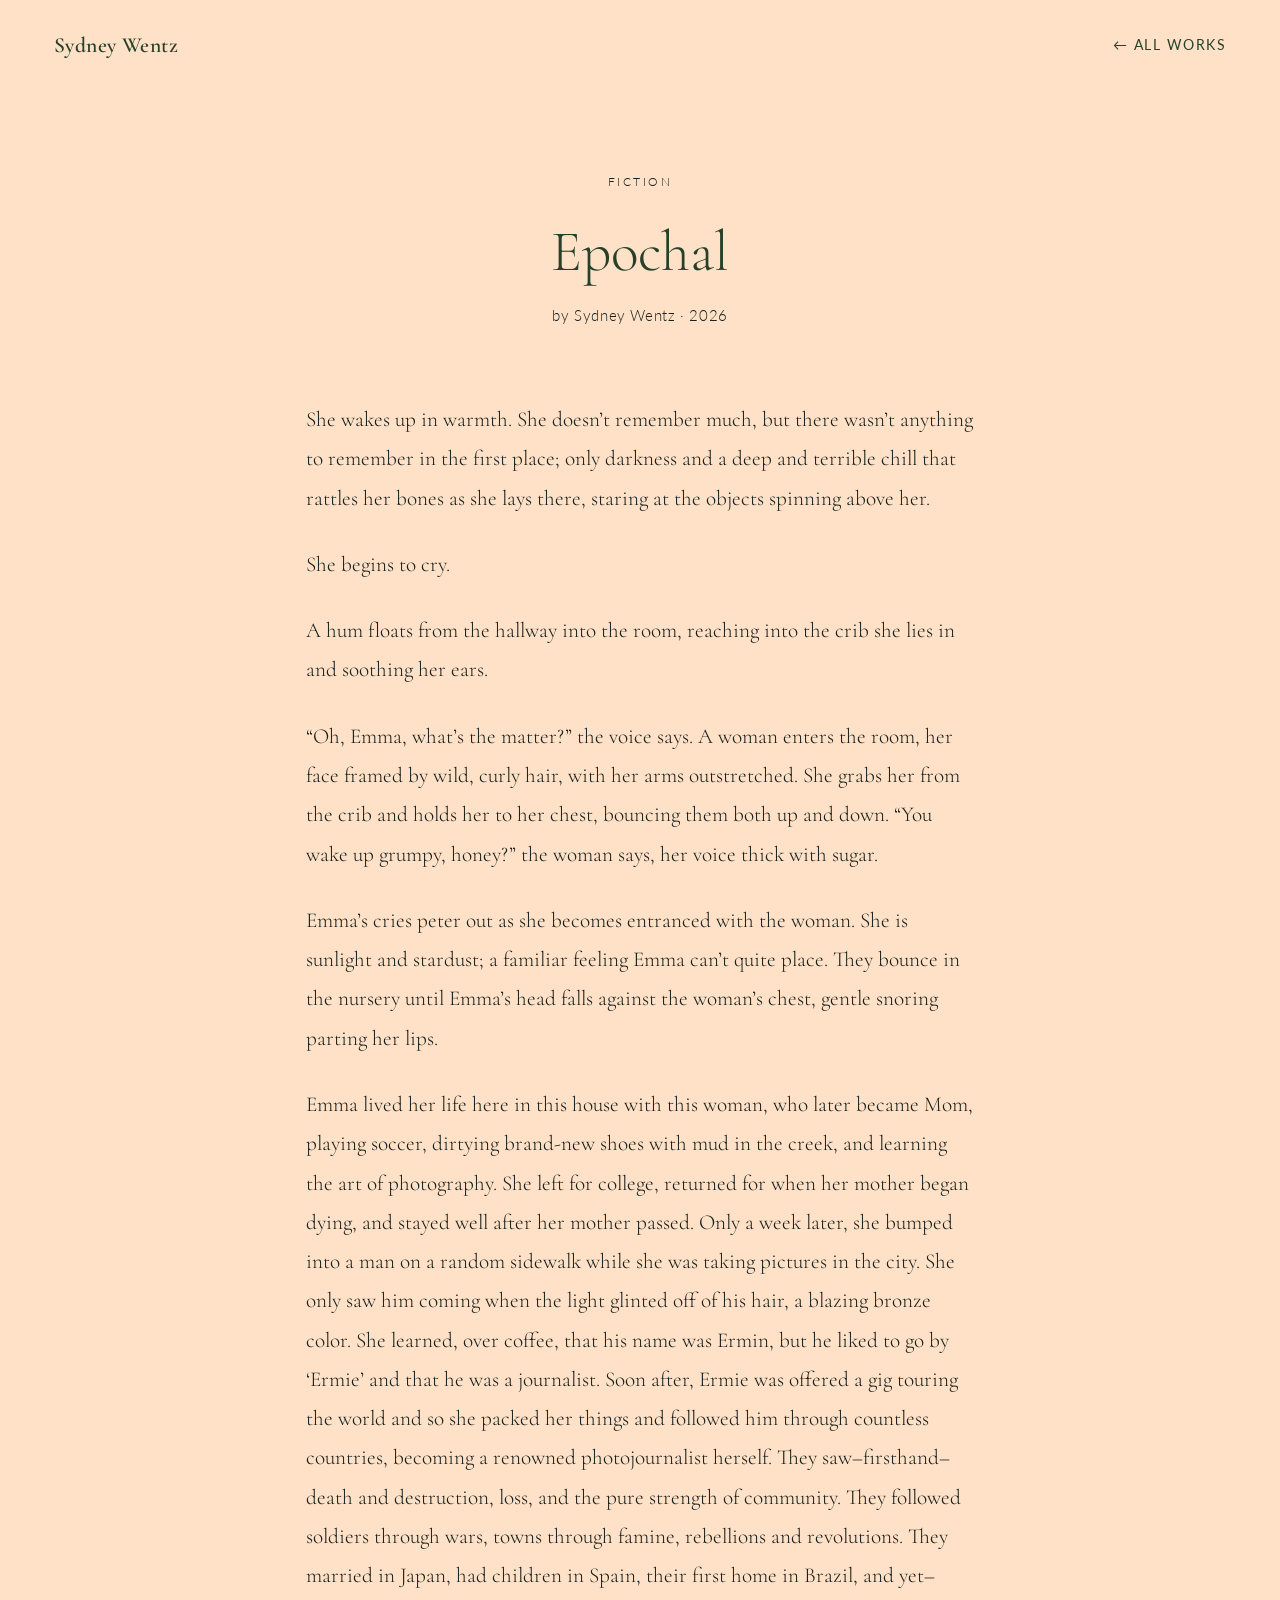
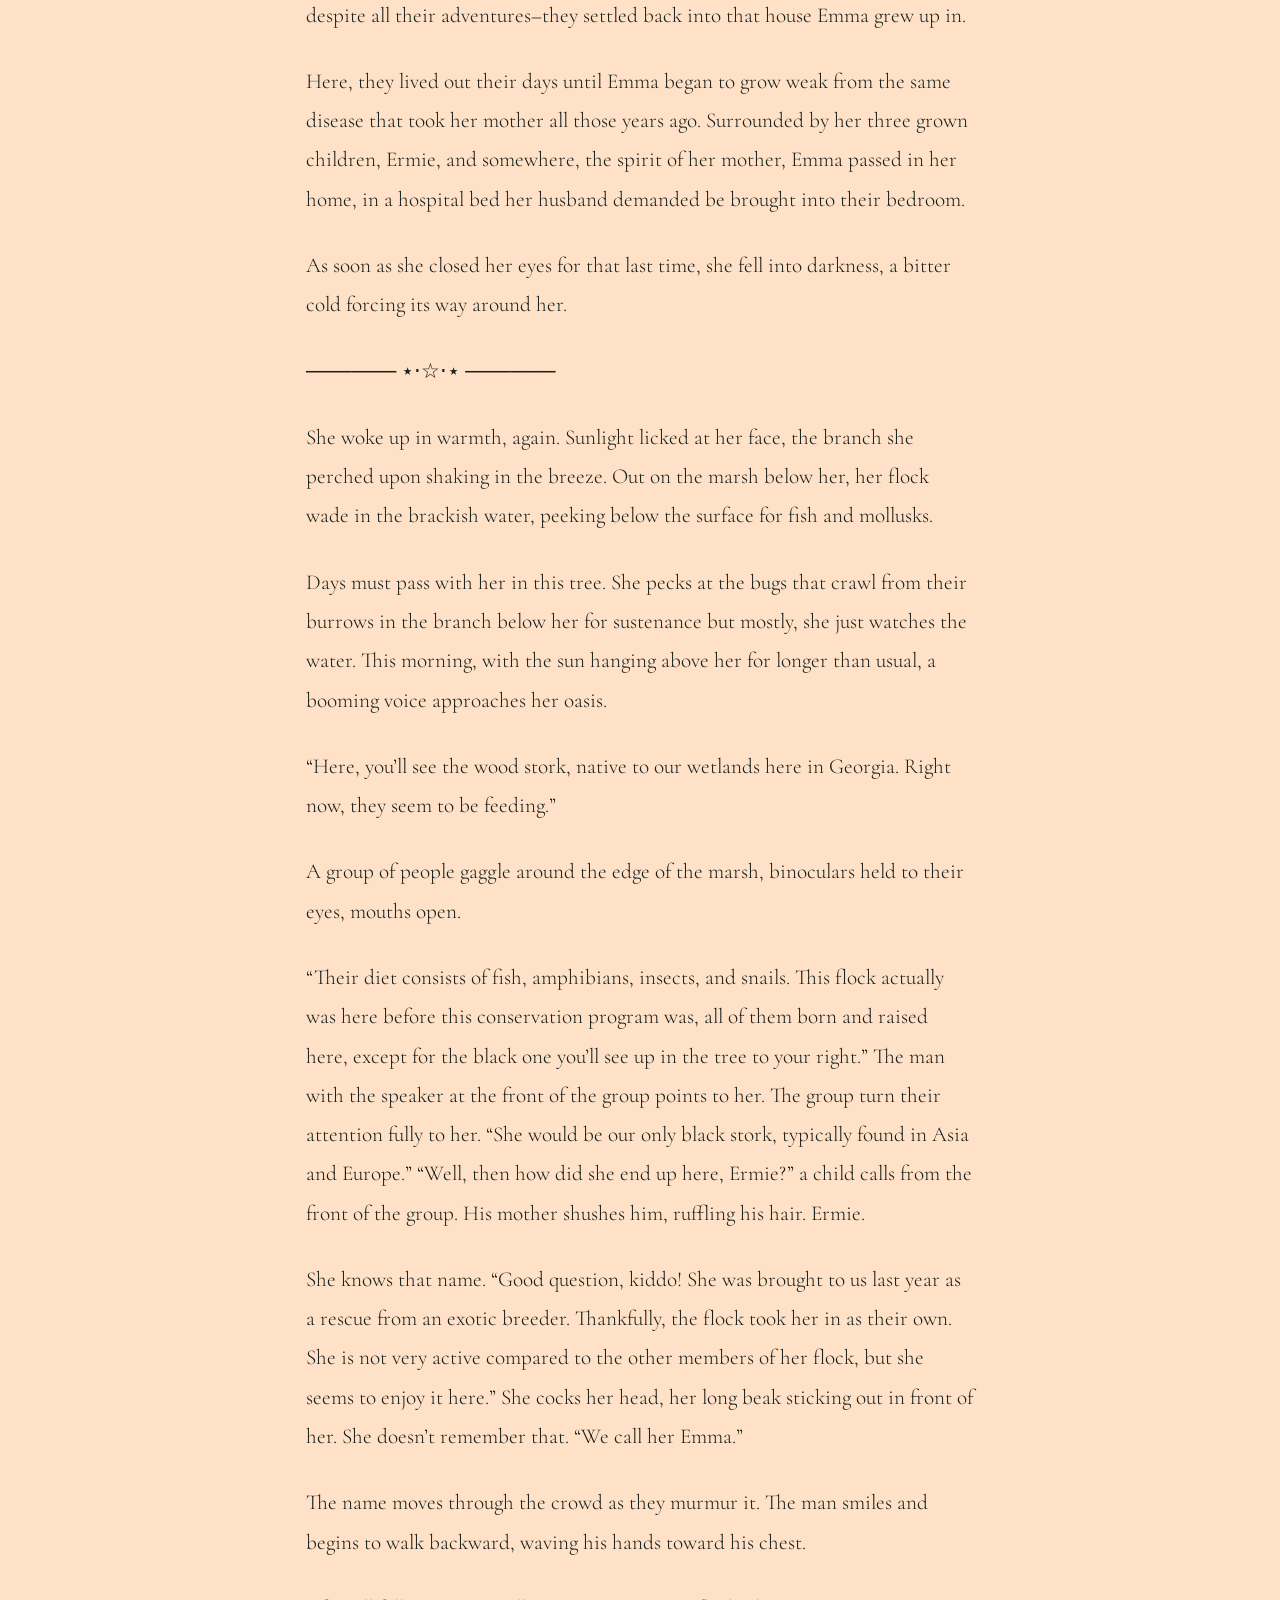
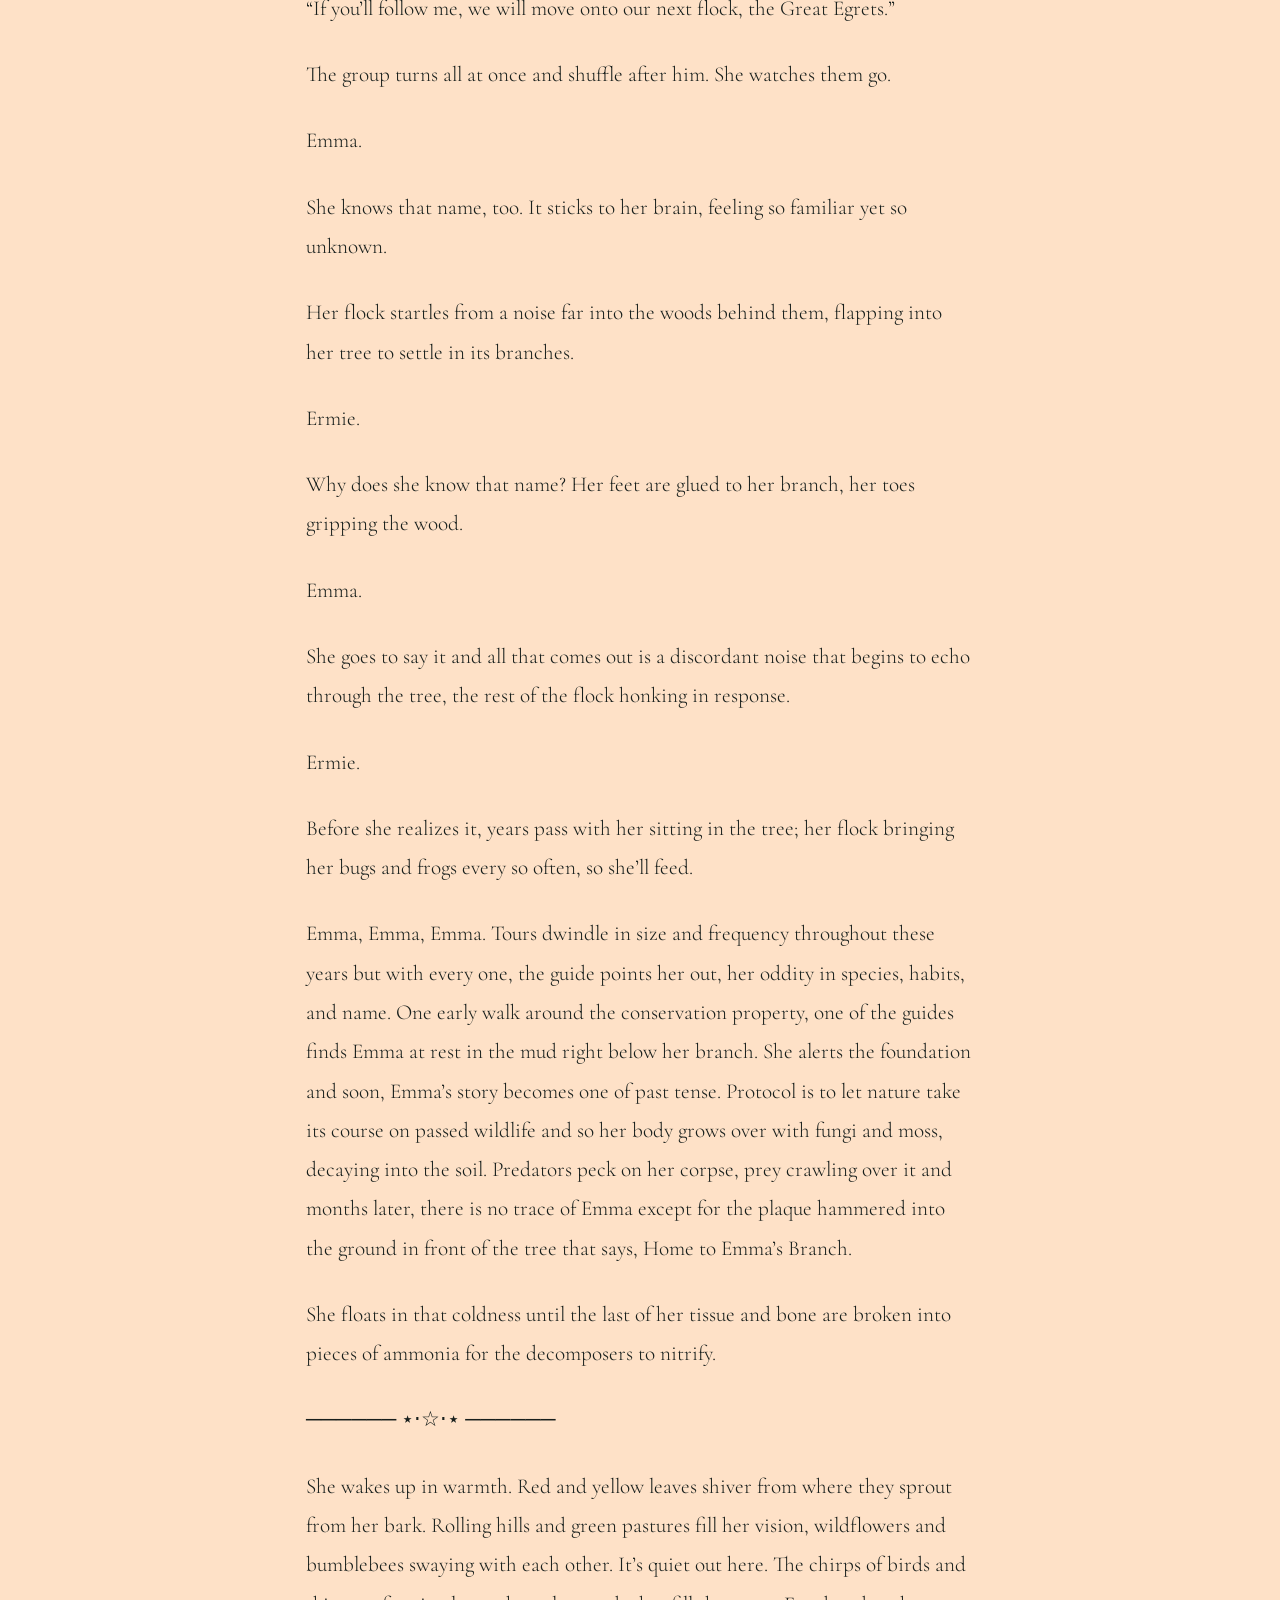
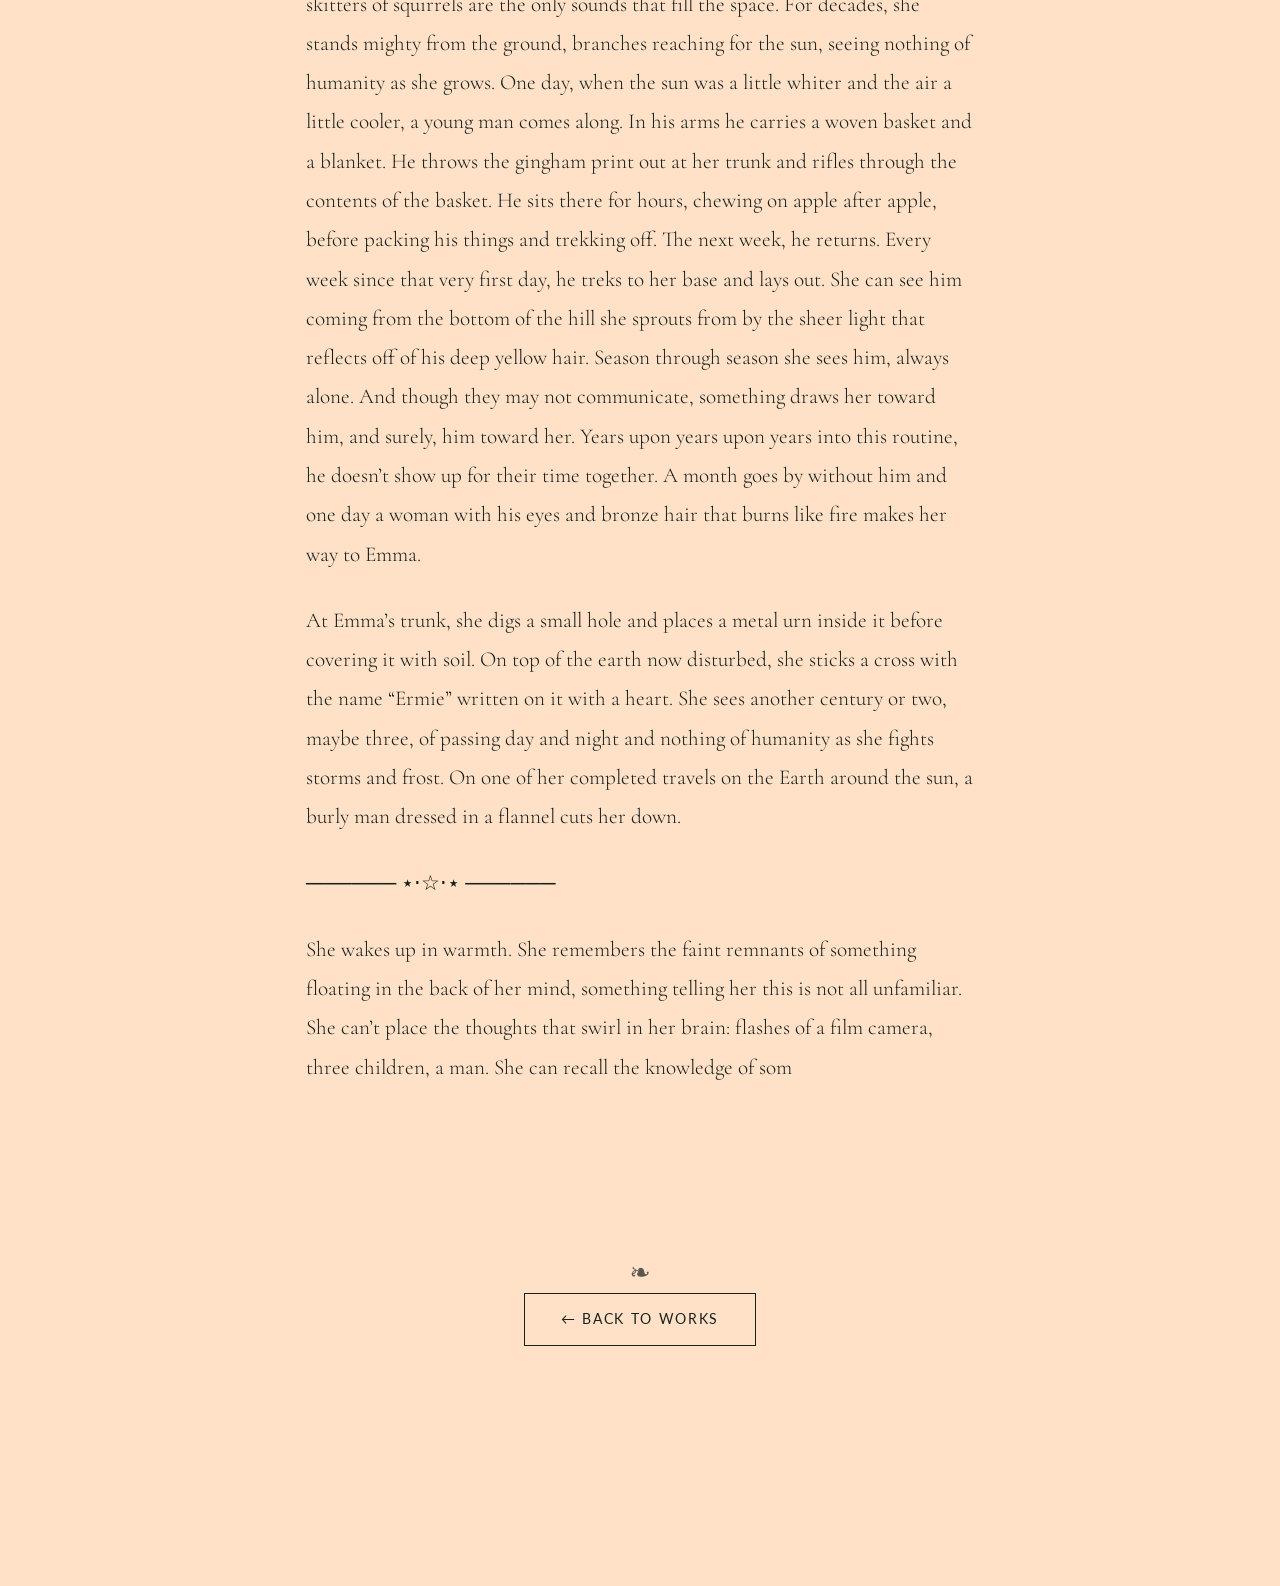
<file: works/fiction/epochal-fin.html>
<!DOCTYPE html>
<html lang="en">
<head>
  <meta charset="UTF-8" />
  <meta name="viewport" content="width=device-width, initial-scale=1.0" />
  <title>Epochal Fin — Sydney Wentz</title>
  <link rel="preconnect" href="https://fonts.googleapis.com" />
  <link href="https://fonts.googleapis.com/css2?family=Cormorant+Garamond:ital,wght@0,300;0,400;0,600;1,300;1,400&family=Lato:wght@300;400&display=swap" rel="stylesheet" />
  <link rel="stylesheet" href="../../css/style.css" />
</head>
<body class="reading-page">

  <nav class="nav">
    <a href="../../index.html" class="nav-name">Sydney Wentz</a>
    <div class="nav-links">
      <a href="../../works.html">← All Works</a>
    </div>
  </nav>

  <article class="reading-article">
    <header class="reading-header">
      <span class="reading-genre">Fiction</span>
      <h1 class="reading-title">Epochal</h1>
      <p class="reading-byline">by Sydney Wentz · 2026</p>
      <div class="reading-ornament" aria-hidden="true"></div>
    </header>

    <!-- Extracted text (PDF removed; showing inline text) -->
    <div class="reading-body reading-fallback" id="text-fallback">
      <p>She wakes up in warmth. She doesn’t remember much, but there wasn’t anything to remember in the first place; only darkness and a deep and terrible chill that rattles her bones as she lays there, staring at the objects spinning above her.</p>
      <p>She begins to cry.</p>
      <p>A hum floats from the hallway into the room, reaching into the crib she lies in and soothing her ears.</p>
      <p>“Oh, Emma, what’s the matter?” the voice says. A woman enters the room, her face framed by wild, curly hair, with her arms outstretched. She grabs her from the crib and holds her to her chest, bouncing them both up and down. “You wake up grumpy, honey?” the woman says, her voice thick with sugar.</p>
      <p>Emma’s cries peter out as she becomes entranced with the woman. She is sunlight and stardust; a familiar feeling Emma can’t quite place. They bounce in the nursery until Emma’s head falls against the woman’s chest, gentle snoring parting her lips.</p>
      <p>Emma lived her life here in this house with this woman, who later became Mom, playing soccer, dirtying brand-new shoes with mud in the creek, and learning the art of photography. She left for college, returned for when her mother began dying, and stayed well after her mother passed. Only a week later, she bumped into a man on a random sidewalk while she was taking pictures in the city. She only saw him coming when the light glinted off of his hair, a blazing bronze color. She learned, over coffee, that his name was Ermin, but he liked to go by ‘Ermie’ and that he was a journalist. Soon after, Ermie was offered a gig touring the world and so she packed her things and followed him through countless countries, becoming a renowned photojournalist herself. They saw–firsthand– death and destruction, loss, and the pure strength of community. They followed soldiers through wars, towns through famine, rebellions and revolutions. They married in Japan, had children in Spain, their first home in Brazil, and yet–despite all their adventures–they settled back into that house Emma grew up in.</p>
      <p>Here, they lived out their days until Emma began to grow weak from the same disease that took her mother all those years ago. Surrounded by her three grown children, Ermie, and somewhere, the spirit of her mother, Emma passed in her home, in a hospital bed her husband demanded be brought into their bedroom.</p>
      <p>As soon as she closed her eyes for that last time, she fell into darkness, a bitter cold forcing its way around her.</p>
      <p class="scene-break">────── ⋆⋅☆⋅⋆ ──────</p>
      <p>She woke up in warmth, again. Sunlight licked at her face, the branch she perched upon shaking in the breeze. Out on the marsh below her, her flock wade in the brackish water, peeking below the surface for fish and mollusks.</p>
      <p>Days must pass with her in this tree. She pecks at the bugs that crawl from their burrows in the branch below her for sustenance but mostly, she just watches the water. This morning, with the sun hanging above her for longer than usual, a booming voice approaches her oasis.</p>
      <p>“Here, you’ll see the wood stork, native to our wetlands here in Georgia. Right now, they seem to be feeding.”</p>
      <p>A group of people gaggle around the edge of the marsh, binoculars held to their eyes, mouths open.</p>
      <p>“Their diet consists of fish, amphibians, insects, and snails. This flock actually was here before this conservation program was, all of them born and raised here, except for the black one you’ll see up in the tree to your right.” The man with the speaker at the front of the group points to her. The group turn their attention fully to her. “She would be our only black stork, typically found in Asia and Europe.” “Well, then how did she end up here, Ermie?” a child calls from the front of the group. His mother shushes him, ruffling his hair. Ermie.</p>
      <p>She knows that name. “Good question, kiddo! She was brought to us last year as a rescue from an exotic breeder. Thankfully, the flock took her in as their own. She is not very active compared to the other members of her flock, but she seems to enjoy it here.” She cocks her head, her long beak sticking out in front of her. She doesn’t remember that. “We call her Emma.”</p>
      <p>The name moves through the crowd as they murmur it. The man smiles and begins to walk backward, waving his hands toward his chest.</p>
      <p>“If you’ll follow me, we will move onto our next flock, the Great Egrets.”</p>
      <p>The group turns all at once and shuffle after him. She watches them go.</p>
      <p>Emma.</p>
      <p>She knows that name, too. It sticks to her brain, feeling so familiar yet so unknown.</p>
      <p>Her flock startles from a noise far into the woods behind them, flapping into her tree to settle in its branches.</p>
      <p>Ermie.</p>
      <p>Why does she know that name? Her feet are glued to her branch, her toes gripping the wood.</p>
      <p>Emma.</p>
      <p>She goes to say it and all that comes out is a discordant noise that begins to echo through the tree, the rest of the flock honking in response.</p>
      <p>Ermie.</p>
      <p>Before she realizes it, years pass with her sitting in the tree; her flock bringing her bugs and frogs every so often, so she’ll feed.</p>
      <p>Emma, Emma, Emma. Tours dwindle in size and frequency throughout these years but with every one, the guide points her out, her oddity in species, habits, and name. One early walk around the conservation property, one of the guides finds Emma at rest in the mud right below her branch. She alerts the foundation and soon, Emma’s story becomes one of past tense. Protocol is to let nature take its course on passed wildlife and so her body grows over with fungi and moss, decaying into the soil. Predators peck on her corpse, prey crawling over it and months later, there is no trace of Emma except for the plaque hammered into the ground in front of the tree that says, Home to Emma’s Branch.</p>
      <p>She floats in that coldness until the last of her tissue and bone are broken into pieces of ammonia for the decomposers to nitrify.</p>
      <p class="scene-break">────── ⋆⋅☆⋅⋆ ──────</p>
      <p>She wakes up in warmth. Red and yellow leaves shiver from where they sprout from her bark. Rolling hills and green pastures fill her vision, wildflowers and bumblebees swaying with each other. It’s quiet out here. The chirps of birds and skitters of squirrels are the only sounds that fill the space. For decades, she stands mighty from the ground, branches reaching for the sun, seeing nothing of humanity as she grows. One day, when the sun was a little whiter and the air a little cooler, a young man comes along. In his arms he carries a woven basket and a blanket. He throws the gingham print out at her trunk and rifles through the contents of the basket. He sits there for hours, chewing on apple after apple, before packing his things and trekking off. The next week, he returns. Every week since that very first day, he treks to her base and lays out. She can see him coming from the bottom of the hill she sprouts from by the sheer light that reflects off of his deep yellow hair. Season through season she sees him, always alone. And though they may not communicate, something draws her toward him, and surely, him toward her. Years upon years upon years into this routine, he doesn’t show up for their time together. A month goes by without him and one day a woman with his eyes and bronze hair that burns like fire makes her way to Emma.</p>
      <p>At Emma’s trunk, she digs a small hole and places a metal urn inside it before covering it with soil. On top of the earth now disturbed, she sticks a cross with the name “Ermie” written on it with a heart. She sees another century or two, maybe three, of passing day and night and nothing of humanity as she fights storms and frost. On one of her completed travels on the Earth around the sun, a burly man dressed in a flannel cuts her down.</p>
      <p class="scene-break">────── ⋆⋅☆⋅⋆ ──────</p>
      <p>She wakes up in warmth. She remembers the faint remnants of something floating in the back of her mind, something telling her this is not all unfamiliar. She can’t place the thoughts that swirl in her brain: flashes of a film camera, three children, a man. She can recall the knowledge of som</p>
    </div>

    <footer class="reading-footer">
      <div class="reading-ornament" aria-hidden="true">❧</div>
      <a href="../../works.html" class="btn btn-ghost">← Back to Works</a>
    </footer>
  </article>

  <footer class="footer">
    <p class="footer-copy">© 2026 Sydney Wentz · Built with words and GitHub Pages</p>
  </footer>

  

</body>
</html>
</file>
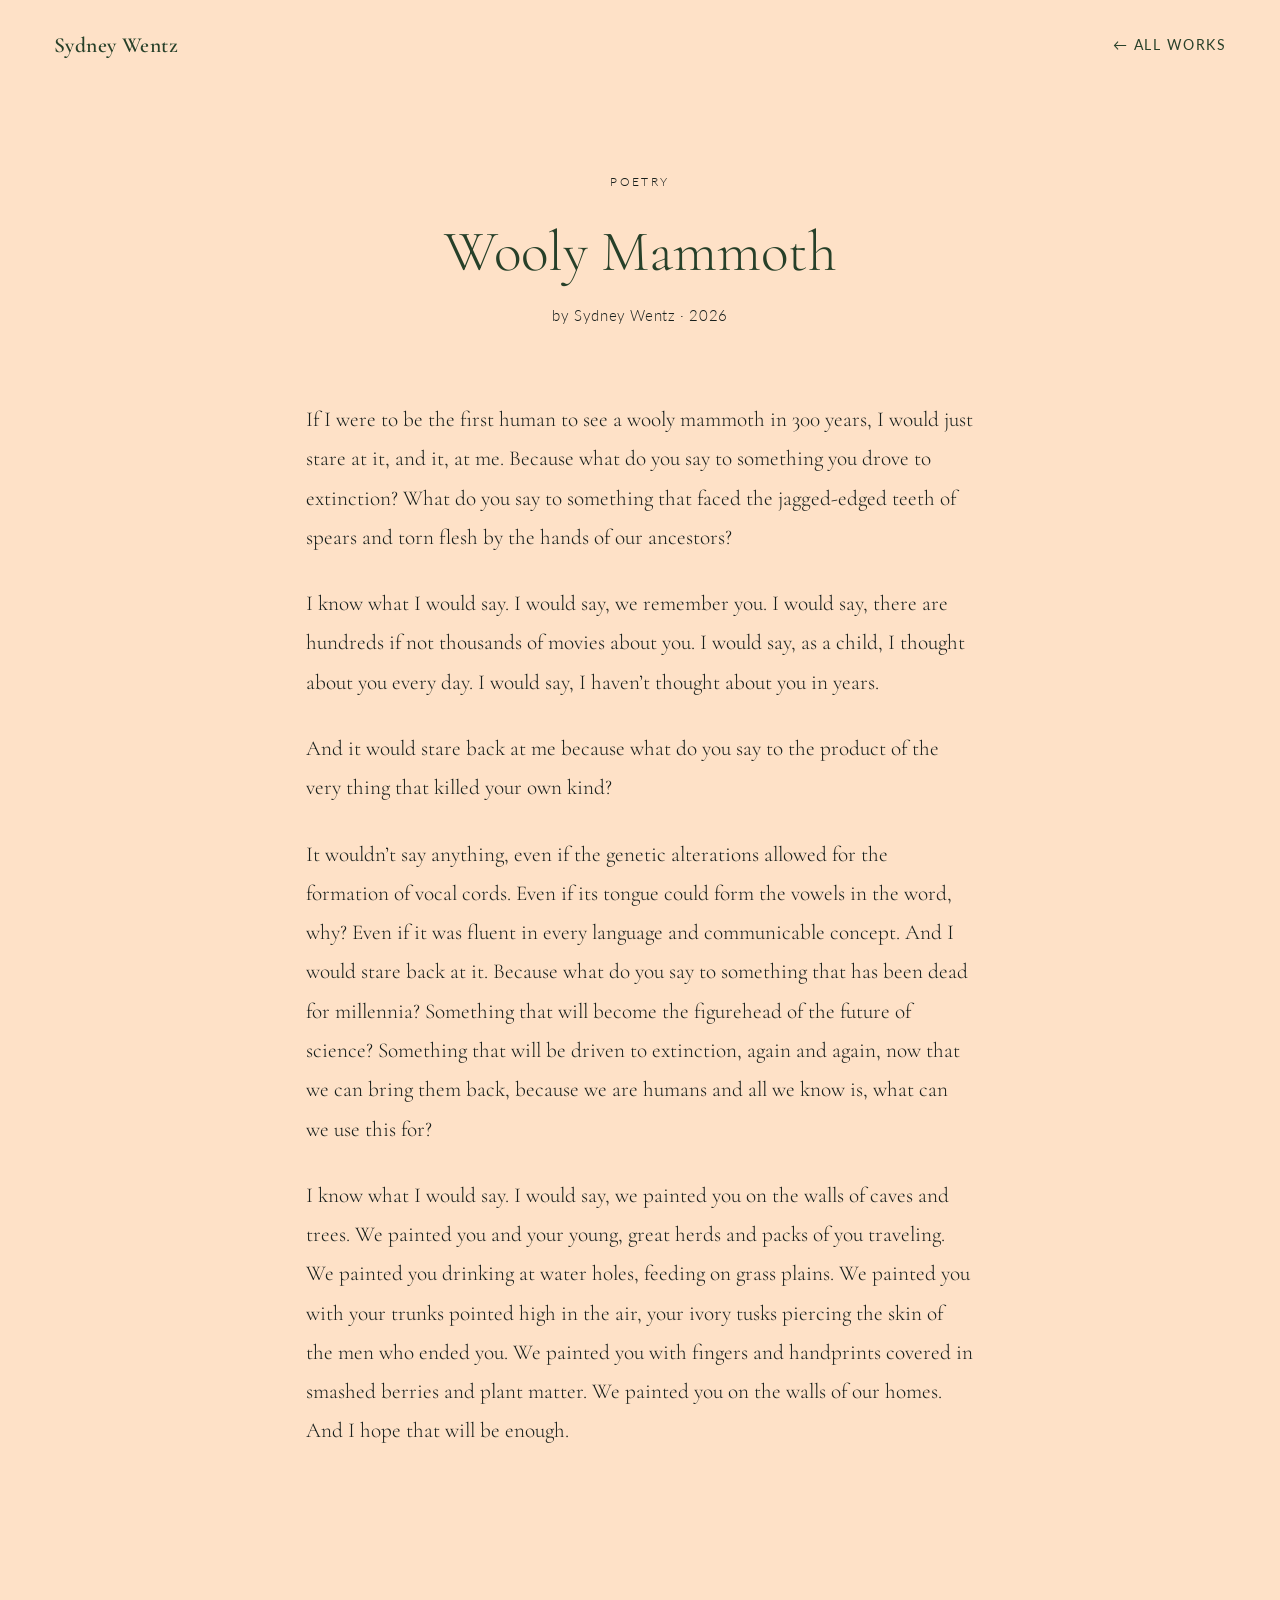
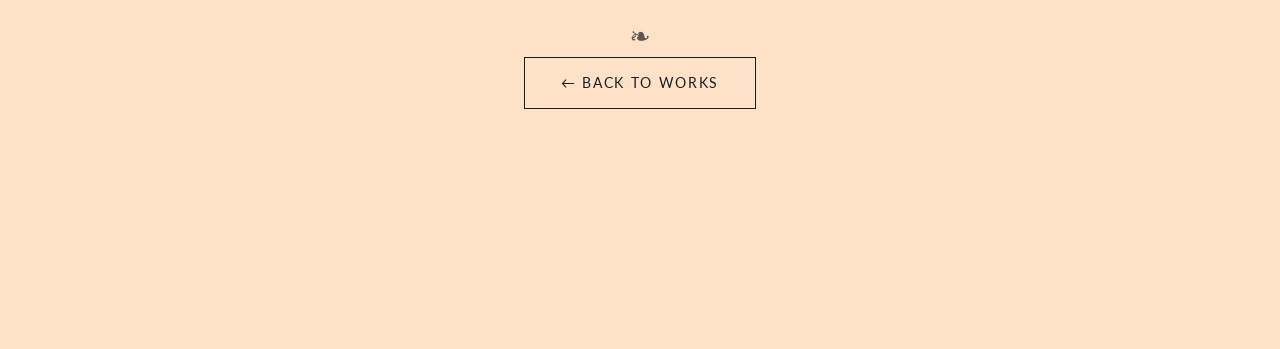
<file: works/poetry/wooly-mammoth.html>
<!DOCTYPE html>
<html lang="en">
<head>
  <meta charset="UTF-8" />
  <meta name="viewport" content="width=device-width, initial-scale=1.0" />
  <title>Wooly Mammoth — Sydney Wentz</title>
  <link rel="preconnect" href="https://fonts.googleapis.com" />
  <link href="https://fonts.googleapis.com/css2?family=Cormorant+Garamond:ital,wght@0,300;0,400;0,600;1,300;1,400&family=Lato:wght@300;400&display=swap" rel="stylesheet" />
  <link rel="stylesheet" href="../../css/style.css" />
</head>
<body class="reading-page">

  <nav class="nav">
    <a href="../../index.html" class="nav-name">Sydney Wentz</a>
    <div class="nav-links">
      <a href="../../works.html">← All Works</a>
    </div>
  </nav>

  <article class="reading-article">
    <header class="reading-header">
      <span class="reading-genre">Poetry</span>
      <h1 class="reading-title">Wooly Mammoth</h1>
      <p class="reading-byline">by Sydney Wentz · 2026</p>
      <div class="reading-ornament" aria-hidden="true"></div>
    </header>

    <!-- Extracted text (PDF removed; show text fallback) -->
    <div class="reading-body reading-fallback" id="text-fallback">
      <p>If I were to be the first human to see a wooly mammoth in 300 years, I would just stare at it, and it, at me. Because what do you say to something you drove to extinction? What do you say to something that faced the jagged-edged teeth of spears and torn flesh by the hands of our ancestors?</p>
      <p>I know what I would say. I would say, we remember you. I would say, there are hundreds if not thousands of movies about you. I would say, as a child, I thought about you every day. I would say, I haven’t thought about you in years.</p>
      <p>And it would stare back at me because what do you say to the product of the very thing that killed your own kind?</p>
      <p>It wouldn’t say anything, even if the genetic alterations allowed for the formation of vocal cords. Even if its tongue could form the vowels in the word, why? Even if it was fluent in every language and communicable concept. And I would stare back at it. Because what do you say to something that has been dead for millennia? Something that will become the figurehead of the future of science? Something that will be driven to extinction, again and again, now that we can bring them back, because we are humans and all we know is, what can we use this for?</p>
      <p>I know what I would say. I would say, we painted you on the walls of caves and trees. We painted you and your young, great herds and packs of you traveling. We painted you drinking at water holes, feeding on grass plains. We painted you with your trunks pointed high in the air, your ivory tusks piercing the skin of the men who ended you. We painted you with fingers and handprints covered in smashed berries and plant matter. We painted you on the walls of our homes. And I hope that will be enough.</p>
    </div>

    <footer class="reading-footer">
      <div class="reading-ornament" aria-hidden="true">❧</div>
      <a href="../../works.html" class="btn btn-ghost">← Back to Works</a>
    </footer>
  </article>

  <footer class="footer">
    <p class="footer-copy">© 2026 Sydney Wentz · Built with words and GitHub Pages</p>
  </footer>

  

</body>
</html>
</file>
<file: css/style.css>
/* ─── TOKENS ────────────────────────────────────────────── */
:root {
  --ink:       #274029;
  --ink-soft:  #0353A4;
  --ink-faint: #181F1C;
  --paper:     #FEE1C7;
  --paper-mid: #FEE1C7;
  --paper-dark:#FEE1C7;
  --amber:     #181F1C;
  --amber-pale:#181F1C;
  --serif:     'Cormorant Garamond', Georgia, serif;
  --sans:      'Lato', system-ui, sans-serif;
  --max:       740px;
  --wide:      1100px;
}

/* ─── RESET ─────────────────────────────────────────────── */
*, *::before, *::after { box-sizing: border-box; margin: 0; padding: 0; }
html { font-size: 18px; scroll-behavior: smooth; }

body {
  background: var(--paper);
  color: var(--ink);
  font-family: var(--sans);
  font-weight: 300;
  line-height: 1.7;
  -webkit-font-smoothing: antialiased;
}

a { color: inherit; text-decoration: none; }
img { max-width: 100%; display: block; }

/* ─── NAV ────────────────────────────────────────────────── */
.nav {
  display: flex;
  align-items: center;
  justify-content: space-between;
  padding: 1.5rem 3rem;
  border-bottom: 1px solid var(--paper-dark);
  position: sticky;
  top: 0;
  background: var(--paper);
  backdrop-filter: blur(8px);
  z-index: 100;
}

.nav-name {
  font-family: var(--serif);
  font-size: 1.2rem;
  font-weight: 600;
  letter-spacing: 0.02em;
  color: var(--ink);
  transition: color .2s;
}
.nav-name:hover { color: #009B72; }

.nav-links {
  display: flex;
  gap: 2rem;
}
.nav-links a {
  font-family: var(--ink);
  font-size: 0.8rem;
  font-weight: 400;
  letter-spacing: 0.1em;
  text-transform: uppercase;
  color: var(--ink);
  transition: color .2s;
}
.nav-links a:hover,
.nav-links a.active { color: #009B72; }

/* ─── HERO ───────────────────────────────────────────────── */
.hero {
  min-height: 85vh;
  display: flex;
  flex-direction: column;
  justify-content: center;
  align-items: flex-start;
  padding: 6rem 3rem 4rem;
  max-width: var(--wide);
  margin: 0 auto;
}

.hero-eyebrow {
  font-family: var(--sans);
  font-size: 3rem;
  letter-spacing: 0.18em;
  text-transform: uppercase;
  color: var(--amber);
  margin-bottom: 1.5rem;
}

.hero-title {
  font-family: var(--serif);
  font-size: clamp(3rem, 7vw, 6rem);
  font-weight: 300;
  line-height: 1.08;
  color: var(--ink);
  margin-bottom: 1.5rem;
}

.hero-title em {
  font-style: italic;
  color: var(--amber);
}

.hero-sub {
  font-size: 1.05rem;
  color: var(--ink);
  max-width: 38ch;
  margin-bottom: 2.5rem;
  line-height: 1.7;
}

.hero-ornament {
  display: flex;
  align-items: center;
  gap: 1rem;
  margin-top: 4rem;
  width: 100%;
  max-width: 400px;
}
.ornament-line {
  flex: 1;
  height: 1px;
  background: var(--paper-dark);
}
.ornament-leaf {
  color: var(--amber);
  font-size: 1.2rem;
}

/* ─── BUTTONS ────────────────────────────────────────────── */
.btn {
  display: inline-block;
  padding: 0.75rem 2rem;
  background: var(--ink);
  color: #fff;
  font-family: var(--sans);
  font-size: 0.78rem;
  letter-spacing: 0.12em;
  text-transform: uppercase;
  font-weight: 400;
  transition: background .2s, transform .1s;
}
.btn:hover { background: #009B72; transform: translateY(-1px); }

.btn-ghost {
  background: transparent;
  color: var(--amber);
  border: 1px solid var(--amber);
}
.btn-ghost:hover { background: #009B72; color: #fff; }



.btn_home {
  display: flex;
  padding: 0.75rem 2rem;
  background: var(--ink);
  color: #fff;
  font-family: var(--sans);
  font-size: 2rem;
  letter-spacing: 0.12em;
  text-transform: uppercase;
  font-weight: 400;
  transition: background .2s, transform .1s;
  justify-content: center; /* Align horizontally */
  align-items: center; 
}
.btn_home:hover { background: #009B72; transform: translateY(-1px); }

.btn_home-ghost {
  background: transparent;
  color: var(--amber);
  border: 1px solid var(--amber);
}
.btn_home-ghost:hover { background: var(--amber); color: #fff; }

/* ─── SECTION LABEL ──────────────────────────────────────── */
.section-label {
  font-family: var(--sans);
  font-size: 0.72rem;
  letter-spacing: 0.2em;
  text-transform: uppercase;
  color: var(--ink-faint);
  margin-bottom: 2.5rem;
  padding-bottom: 1rem;
  border-bottom: 1px solid var(--paper-dark);
}

/* ─── FEATURED CARDS ─────────────────────────────────────── */
.featured {
  max-width: var(--wide);
  margin: 0 auto;
  padding: 5rem 3rem;
}

.card-grid {
  display: grid;
  grid-template-columns: repeat(auto-fit, minmax(280px, 1fr));
  gap: 2px;
}

.card {
  display: flex;
  flex-direction: column;
  padding: 2.5rem;
  background: var(--paper-mid);
  border: 1px solid var(--paper-dark);
  transition: background .2s, transform .2s;
  cursor: pointer;
}

.card:hover {
  background: var(--amber-pale);
  transform: translateY(-3px);
}

.card-genre {
  font-family: var(--sans);
  font-size: 0.68rem;
  letter-spacing: 0.18em;
  text-transform: uppercase;
  color: var(--amber);
  margin-bottom: 1rem;
}

.card-title {
  font-family: var(--serif);
  font-size: 1.5rem;
  font-weight: 400;
  line-height: 1.2;
  margin-bottom: 1rem;
  color: var(--ink);
}

.card-excerpt {
  font-size: 0.9rem;
  color: var(--ink);
  line-height: 1.65;
  flex: 1;
}

.card-read {
  display: block;
  margin-top: 1.5rem;
  font-size: 0.8rem;
  letter-spacing: 0.08em;
  color: var(--amber);
  font-weight: 400;
}

/* ─── GENRES STRIP ───────────────────────────────────────── */
.genres-strip {
  display: flex;
  align-items: center;
  justify-content: center;
  gap: 3rem;
  padding: 4rem 3rem;
  background: var(--ink);
}

.genre-item {
  display: flex;
  flex-direction: column;
  align-items: center;
  gap: 0.4rem;
  transition: transform .2s;
}
.genre-item:hover { transform: translateY(-2px); }

.genre-name {
  font-family: var(--serif);
  font-size: 1.4rem;
  color: var(--paper);
  font-weight: 300;
  letter-spacing: 0.02em;
}

.genre-count {
  font-family: var(--sans);
  font-size: 0.68rem;
  color: var(--amber);
  letter-spacing: 0.12em;
  text-transform: uppercase;
}

.genre-divider {
  color: var(--amber);
  font-size: 1rem;
  opacity: 0.6;
}

/* ─── PAGE HEADER ────────────────────────────────────────── */
.page-header {
  max-width: var(--wide);
  margin: 0 auto;
  padding: 5rem 3rem 3rem;
  border-bottom: 1px solid var(--paper-dark);
}

.page-title {
  font-family: var(--serif);
  font-size: clamp(2.5rem, 5vw, 4rem);
  font-weight: 300;
  line-height: 1.1;
  margin-bottom: 0.5rem;
}

.page-sub {
  color: var(--ink);
  font-size: 1rem;
}

/* ─── FILTER BAR ─────────────────────────────────────────── */
.filter-bar {
  max-width: var(--wide);
  margin: 0 auto;
  padding: 1.5rem 3rem;
  display: flex;
  gap: 0.5rem;
  border-bottom: 1px solid var(--paper-dark);
}

.filter-btn {
  background: none;
  border: 1px solid var(--paper-dark);
  padding: 0.4rem 1rem;
  font-family: var(--sans);
  font-size: 0.72rem;
  letter-spacing: 0.1em;
  text-transform: uppercase;
  color: var(--ink);
  cursor: pointer;
  transition: all .15s;
}
.filter-btn:hover,
.filter-btn.active {
  background: var(--ink);
  border-color: var(--ink);
  color: #fff;
}

/* ─── WORKS LIST ─────────────────────────────────────────── */
.works-list {
  max-width: var(--wide);
  margin: 0 auto;
  padding: 0 3rem 5rem;
}

.work-row {
  display: grid;
  grid-template-columns: 10rem 1fr auto;
  gap: 2rem;
  align-items: start;
  padding: 2.5rem 0;
  border-bottom: 1px solid var(--paper-dark);
  transition: background .15s;
}

.work-row[style*="display: none"] { display: none !important; }

.work-meta {
  display: flex;
  flex-direction: column;
  gap: 0.3rem;
  padding-top: 0.2rem;
}

.work-genre {
  font-family: var(--sans);
  font-size: 0.68rem;
  letter-spacing: 0.15em;
  text-transform: uppercase;
  color: var(--amber);
}

.work-date {
  font-size: 0.8rem;
  color: var(--ink-faint);
}

.work-title {
  font-family: var(--serif);
  font-size: 1.4rem;
  font-weight: 400;
  margin-bottom: 0.5rem;
}
.work-title a {
  transition: color .2s;
}
.work-title a:hover { color: var(--amber); }

.work-desc {
  font-size: 0.9rem;
  color: var(--ink);
  line-height: 1.65;
  max-width: 52ch;
}

.work-read {
  font-size: 0.8rem;
  color: var(--amber);
  white-space: nowrap;
  padding-top: 0.25rem;
  transition: color .2s;
}
.work-read:hover { color: var(--ink); }

/* ─── ABOUT PAGE ─────────────────────────────────────────── */
.about-page {
  max-width: var(--wide);
  margin: 0 auto;
  padding: 5rem 3rem;
  display: grid;
  grid-template-columns: minmax(200px, 325px) 1fr;
  gap: 5rem;
  align-items: stretch; /* was: start */
}

.portrait-placeholder {
  width: 100%;
  height: 100%;          /* was: aspect-ratio: 2 / 3 */
  background: var(--paper-dark);
  border: 1px solid var(--paper-dark);
  overflow: hidden;
}

.portrait-placeholder img {
  width: 100%;
  height: 100%;
  object-fit: cover;
  display: block;
}

.portrait-initial {
  font-family: var(--serif);
  font-size: 5rem;
  color: var(--ink-faint);
  font-style: italic;
}

.about-name {
  font-family: var(--serif);
  font-size: 2.5rem;
  font-weight: 300;
  margin-bottom: 0.25rem;
}

.about-tagline {
  color: var(--amber);
  font-size: 0.85rem;
  letter-spacing: 0.1em;
  text-transform: uppercase;
  margin-bottom: 2rem;
  padding-bottom: 2rem;
  border-bottom: 1px solid var(--paper-dark);
}

.about-text p {
  color: var(--amber-pale);
  margin-bottom: 1.25rem;
  line-height: 1.8;
  font-size: 0.98rem;
}

.about-links {
  display: flex;
  gap: 1rem;
  margin-top: 2rem;
}

/* ─── READING PAGE ───────────────────────────────────────── */
.reading-article {
  max-width: var(--max);
  margin: 0 auto;
  padding: 4rem 2rem 6rem;
}

.reading-header {
  text-align: center;
  margin-bottom: 4rem;
}

.reading-genre {
  display: inline-block;
  font-family: var(--sans);
  font-size: 0.68rem;
  letter-spacing: 0.2em;
  text-transform: uppercase;
  color: var(--amber);
  margin-bottom: 1.5rem;
}

.reading-title {
  font-family: var(--serif);
  font-size: clamp(2rem, 5vw, 3.2rem);
  font-weight: 300;
  line-height: 1.12;
  margin-bottom: 1rem;
}

.reading-byline {
  font-size: 0.85rem;
  color: var(--ink-faint);
  letter-spacing: 0.04em;
}

.reading-ornament {
  color: var(--amber);
  font-size: 1.4rem;
  margin-top: 2rem;
  opacity: 0.7;
}

.reading-body {
  font-family: var(--serif);
  font-size: 1.18rem;
  line-height: 1.85;
  color: var(--amber);
}

.reading-body p {
  margin-bottom: 1.5rem;
}

.reading-body em { color: var(--amber); }

/* Poetry specific */
.reading-poetry p {
  font-size: 1.1rem;
  line-height: 1.6;
}

.poem-section {
  margin-bottom: 3rem;
}

.poem-number {
  font-family: var(--sans);
  font-size: 0.72rem;
  letter-spacing: 0.15em;
  text-transform: uppercase;
  color: var(--amber);
  font-weight: 400;
  margin-bottom: 1.2rem;
}

.reading-footer {
  text-align: center;
  margin-top: 4rem;
  padding-top: 3rem;
  border-top: 1px solid var(--paper-dark);
}

/* ─── FOOTER ─────────────────────────────────────────────── */
.footer {
  background: var(--paper-mid);
  border-top: 1px solid var(--paper-dark);
  text-align: center;
  padding: 3rem;
}

.footer-quote {
  font-family: var(--serif);
  font-size: 1.1rem;
  color: var(--ink);
  margin-bottom: 0.75rem;
}

.footer-copy {
  font-size: 0.75rem;
  color: var(--paper);
  letter-spacing: 0.05em;
}

/* ─── EMPTY STATE ────────────────────────────────────────── */
.empty-note {
  color: var(--ink-faint);
  font-size: 0.9rem;
  padding: 2rem 0;
  font-style: italic;
}
.empty-note a { color: var(--amber); text-decoration: underline; }

/* ─── PDF VIEWER ─────────────────────────────────────────── */
.pdf-viewer {
  margin: 2rem 0 3rem;
  display: flex;
  flex-direction: column;
  align-items: center;
  gap: 1rem;
}

.pdf-frame {
  width: 100%;
  height: 80vh;
  min-height: 500px;
  border: 1px solid var(--paper-dark);
  background: var(--paper-mid);
}

.pdf-download {
  font-family: var(--sans);
  font-size: 0.78rem;
  letter-spacing: 0.1em;
  text-transform: uppercase;
  color: var(--amber);
  border: 1px solid var(--amber);
  padding: 0.5rem 1.25rem;
  transition: all .2s;
}
.pdf-download:hover {
  background: var(--amber);
  color: #fff;
}


.indent {
  text-indent: 40px;
}

/* ─── RESPONSIVE ─────────────────────────────────────────── */
@media (max-width: 768px) {
  .nav { padding: 1.2rem 1.5rem; }
  .hero { padding: 4rem 1.5rem 3rem; min-height: 70vh; }
  .featured { padding: 3rem 1.5rem; }
  .genres-strip { flex-direction: column; gap: 2rem; }
  .genre-divider { display: none; }
  .page-header { padding: 3rem 1.5rem 2rem; }
  .filter-bar { padding: 1rem 1.5rem; flex-wrap: wrap; }
  .works-list { padding: 0 1.5rem 3rem; }
  .work-row { grid-template-columns: 1fr; gap: 0.5rem; }
  .work-read { justify-self: start; }
  .about-page { grid-template-columns: 1fr; gap: 2rem; padding: 3rem 1.5rem; align-items: start; }
  .portrait-placeholder { height: auto; aspect-ratio: 2 / 3; max-width: 220px; margin: 0 auto; }
  .about-links { flex-direction: column; }
  .reading-article { padding: 3rem 1.5rem 4rem; }
}

@media (prefers-reduced-motion: reduce) {
  * { transition: none !important; animation: none !important; }
}
</file>
